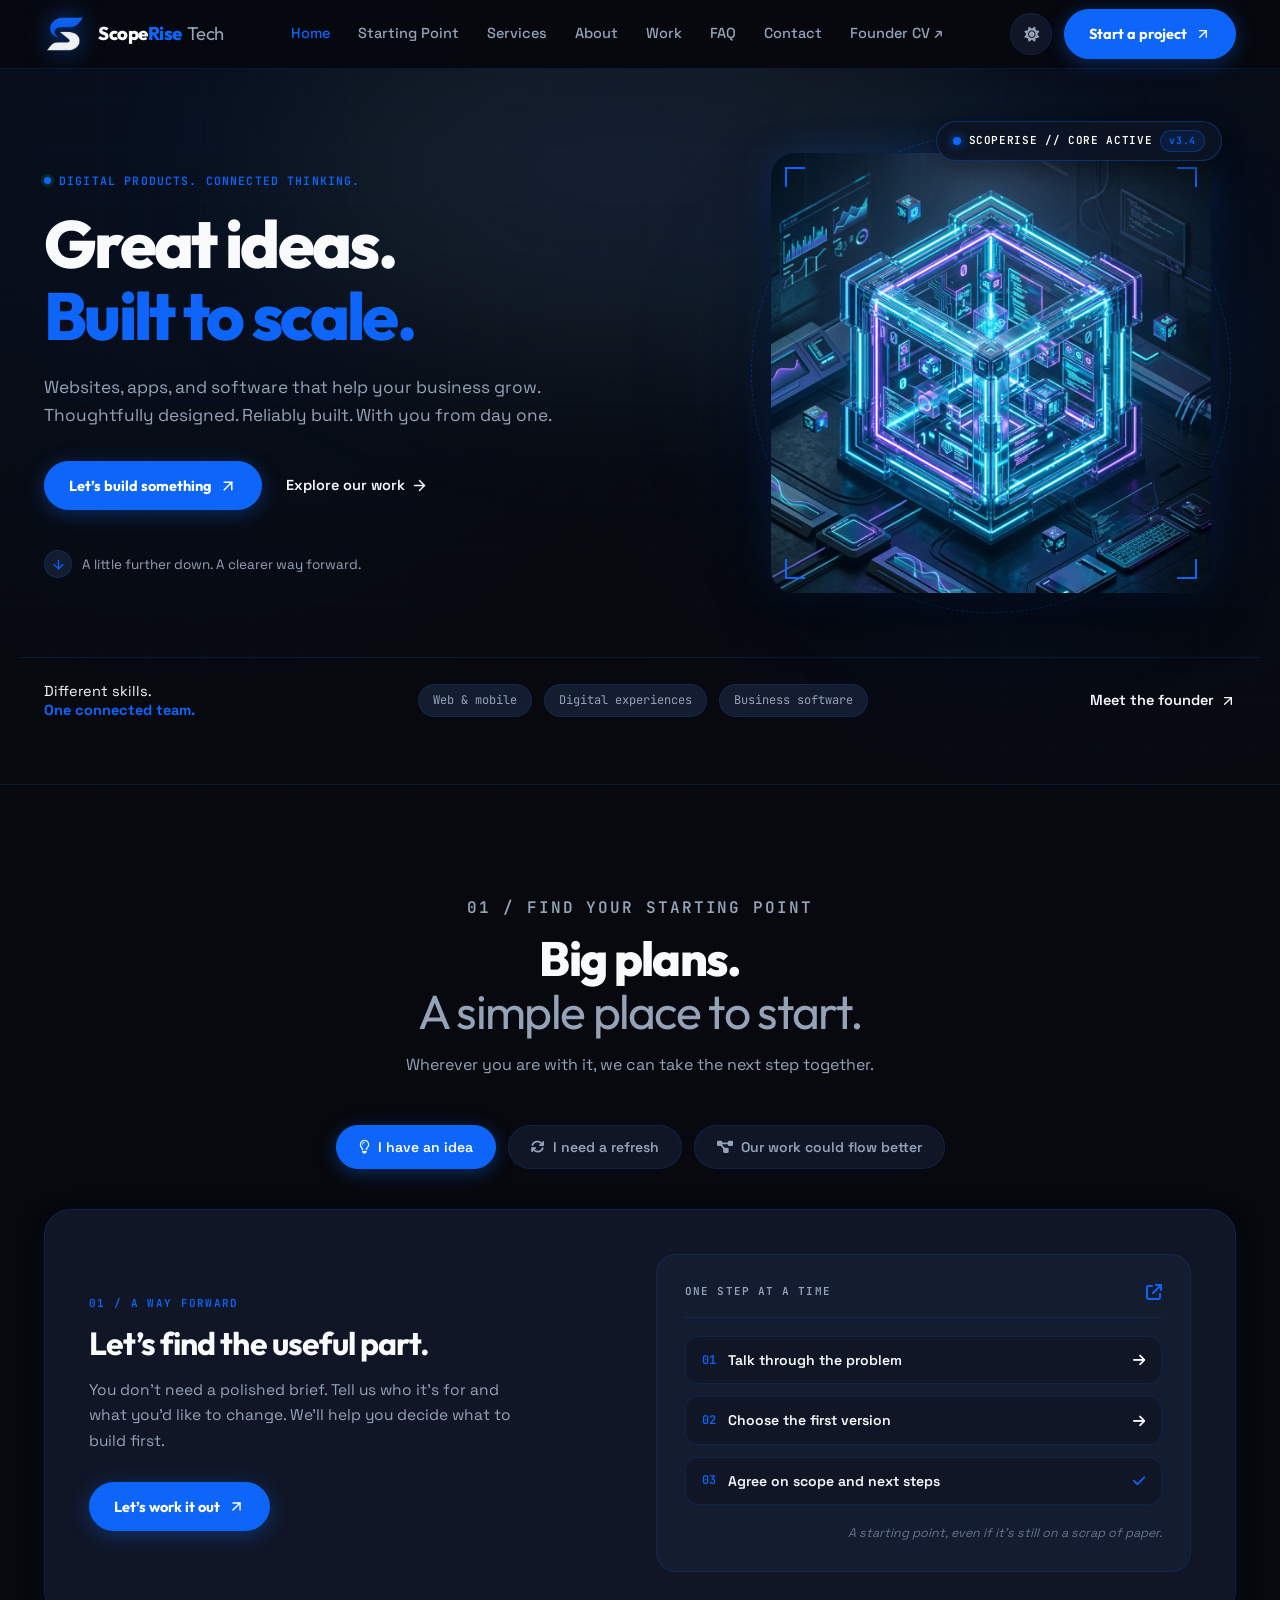
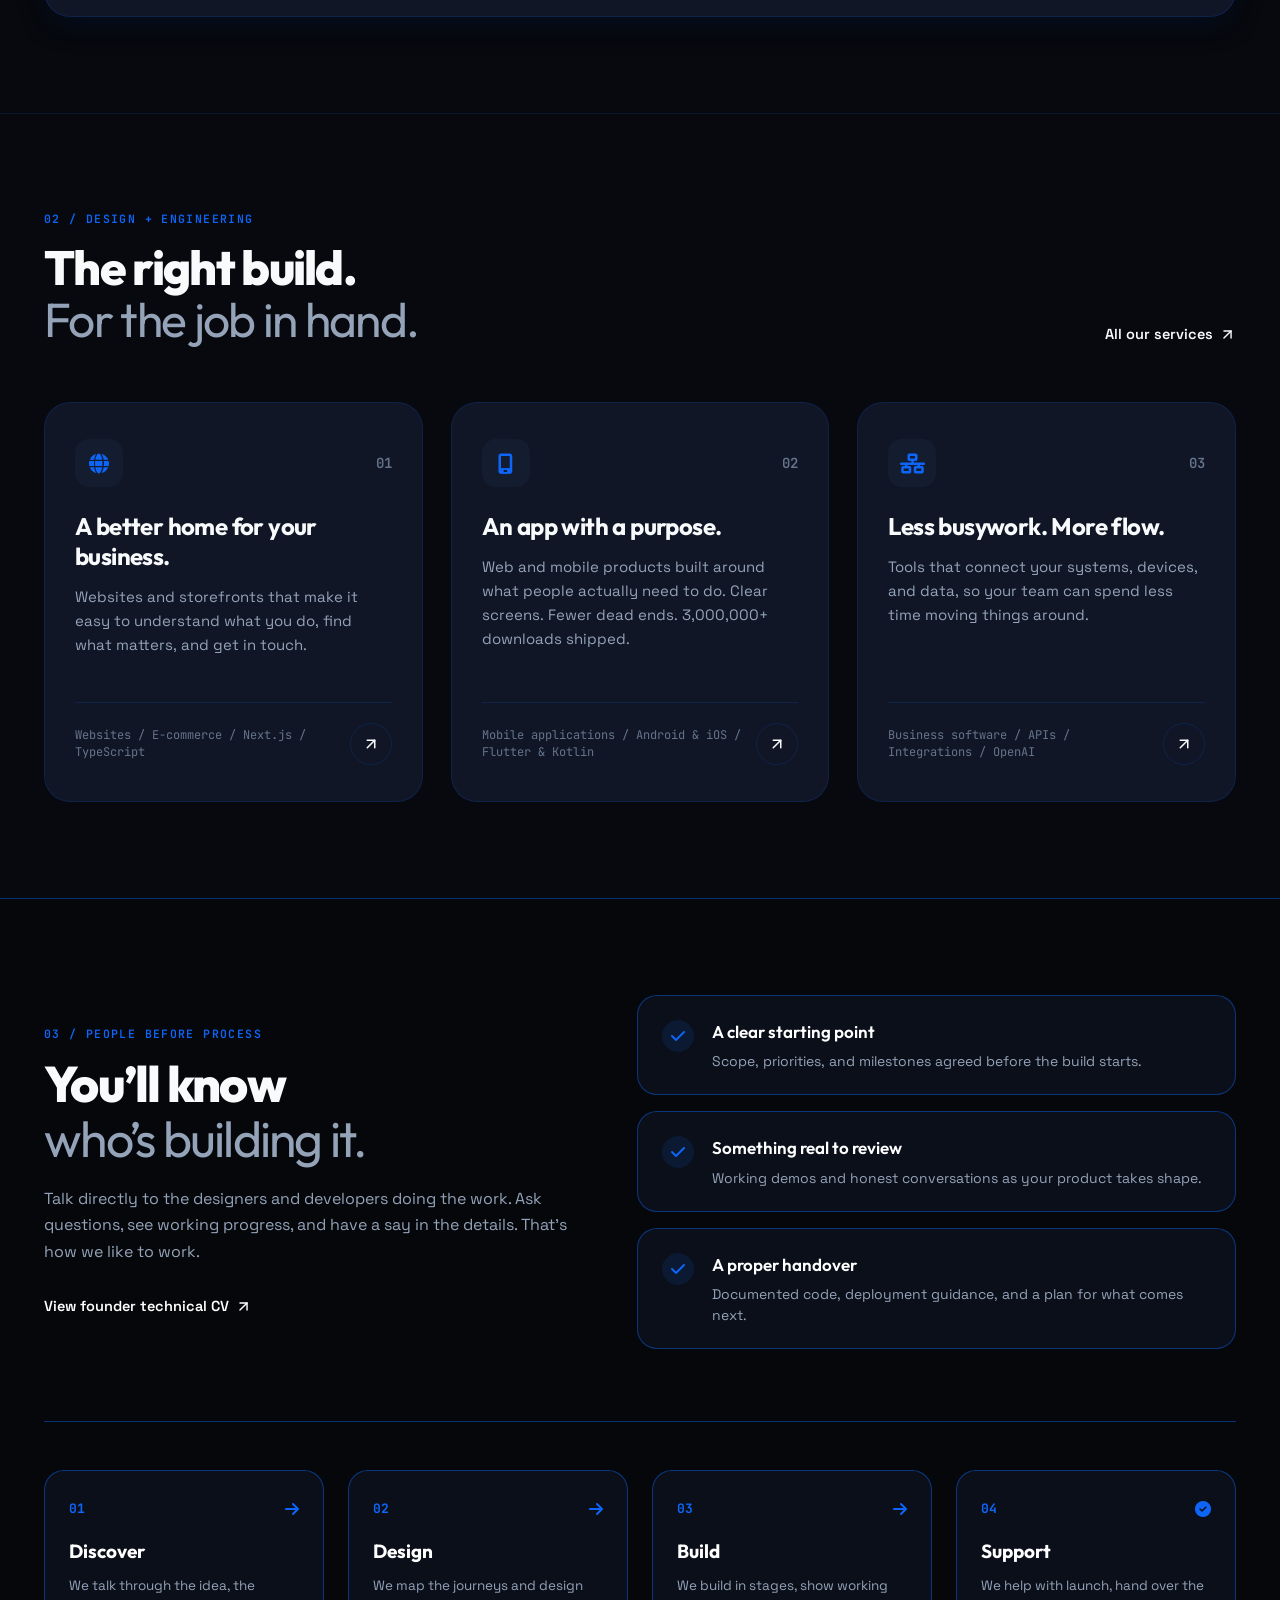
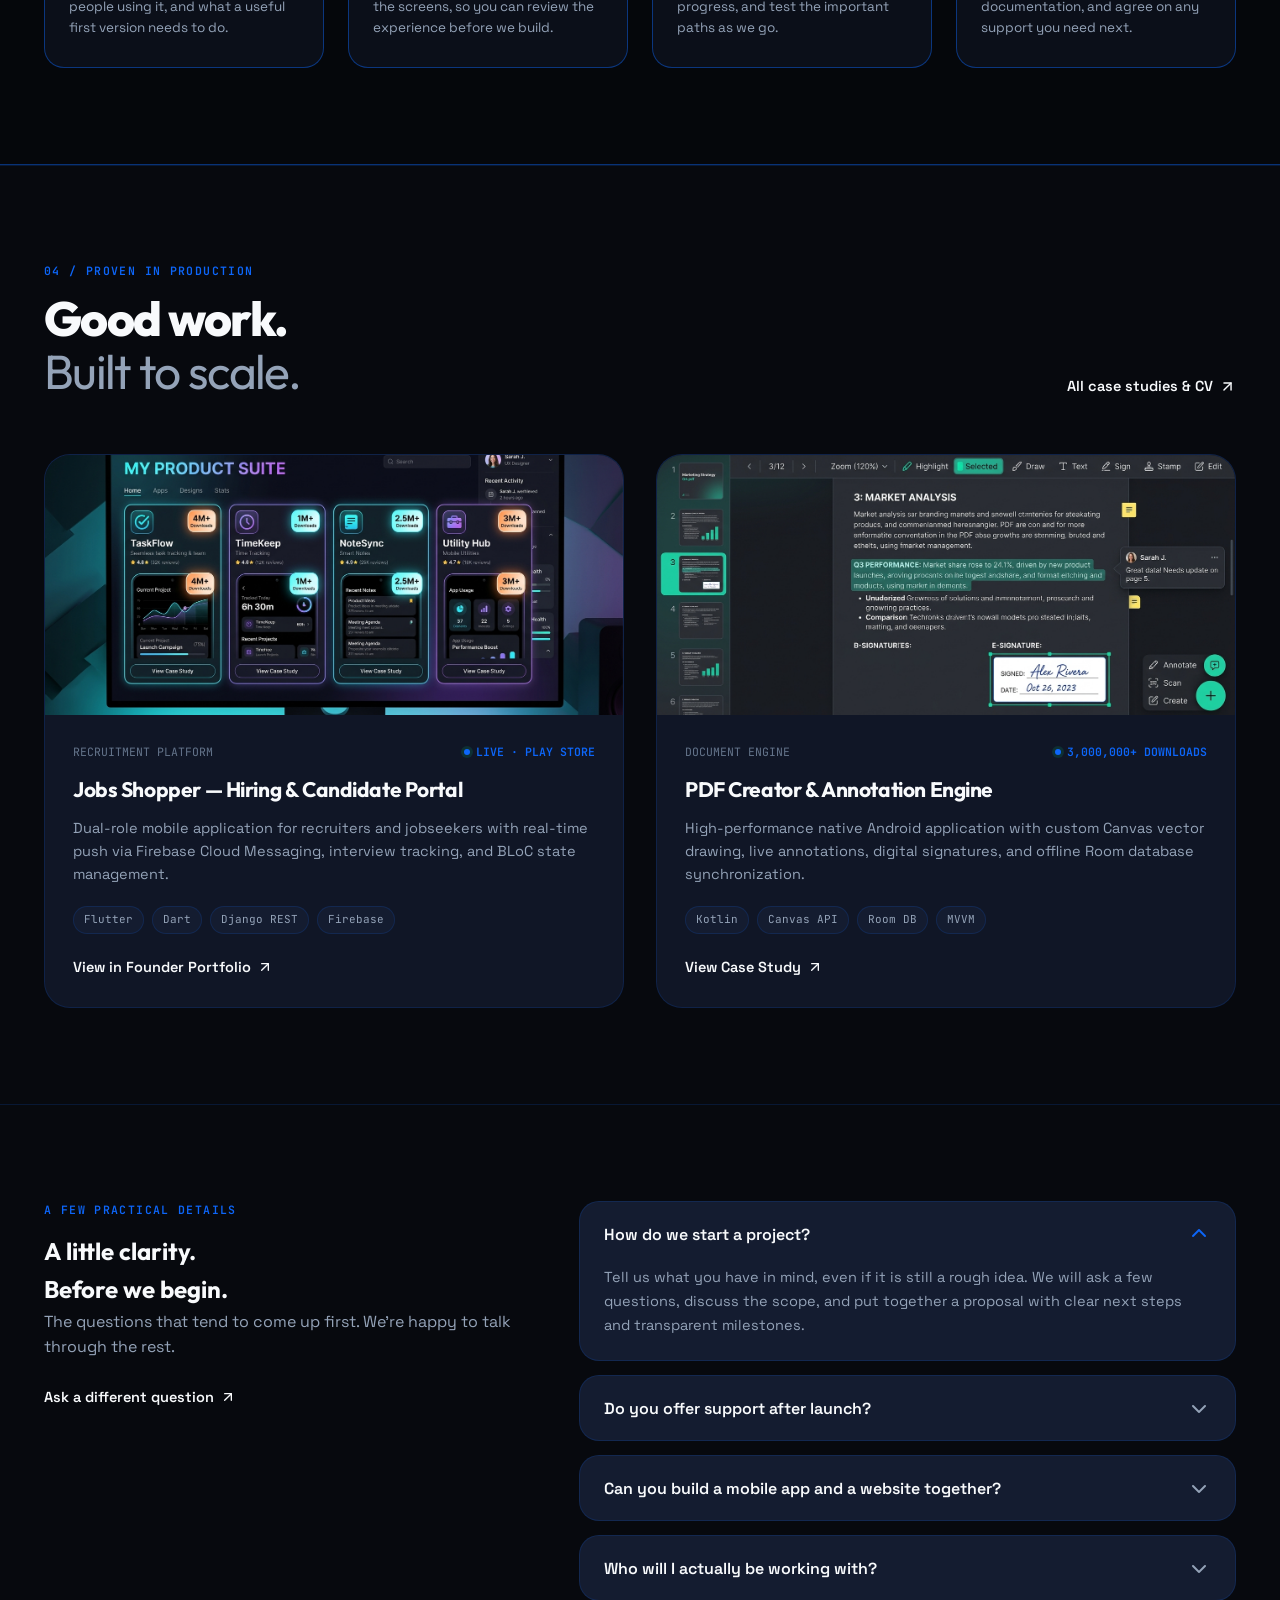
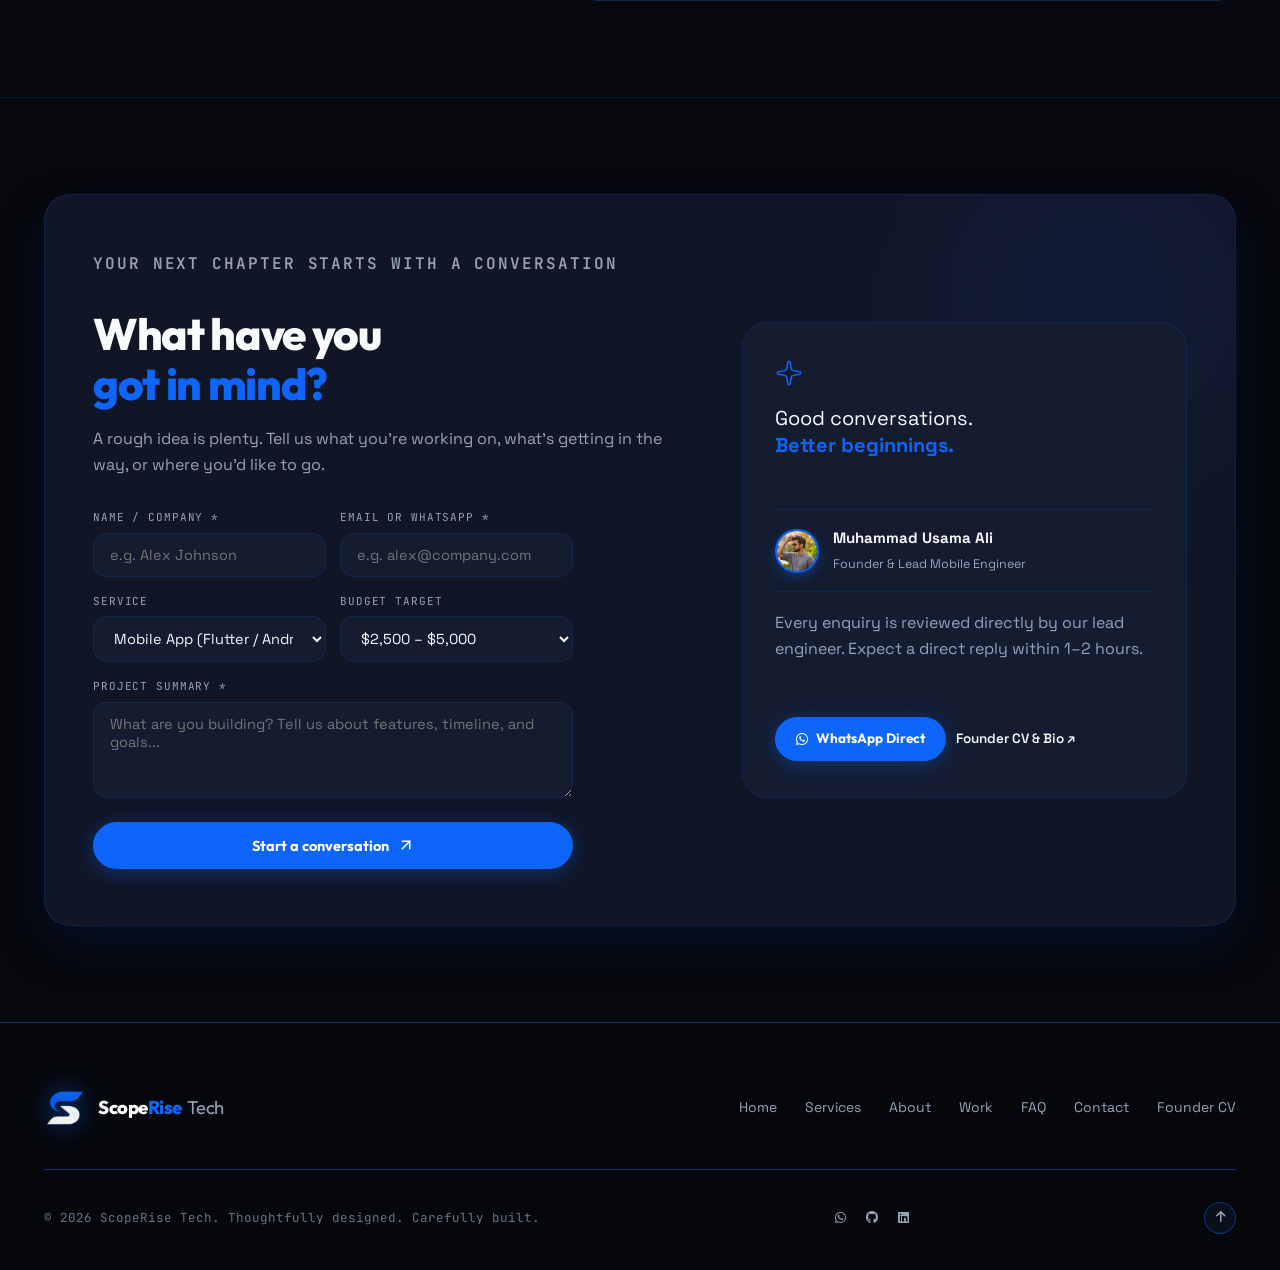
<file: index.html>
<!DOCTYPE html>
<html lang="en" data-theme="dark">
<head>
  <meta charset="utf-8">
  <meta name="viewport" content="width=device-width, initial-scale=1, viewport-fit=cover">
  
  <title>ScopeRise Tech | High-Performance Software &amp; Mobile Ecosystems</title>
  <meta name="description" content="We engineer scalable mobile apps, intelligent web platforms, and mission-critical cloud software systems with military precision. 3M+ downloads shipped.">
  <meta name="author" content="Muhammad Usama Ali — ScopeRise Tech">
  <meta name="theme-color" content="#07090E">
  
  <!-- Open Graph -->
  <meta property="og:title" content="ScopeRise Tech | High-Performance Software &amp; Mobile Ecosystems">
  <meta property="og:description" content="We engineer scalable mobile apps, intelligent web platforms, and mission-critical cloud software systems with military precision.">
  <meta property="og:type" content="website">
  <meta property="og:url" content="https://scoperisetech.com">
  <meta property="og:image" content="assets/images/scoperise-logo.png">

  <!-- Favicon & App Icons -->
  <link rel="icon" type="image/png" sizes="32x32" href="assets/icons/favicon-32x32.png">
  <link rel="icon" type="image/png" sizes="16x16" href="assets/icons/favicon-16x16.png">
  <link rel="apple-touch-icon" sizes="180x180" href="assets/icons/apple-touch-icon.png">
  <link rel="shortcut icon" href="favicon.ico">

  <!-- Icons -->
  <link rel="stylesheet" href="https://cdnjs.cloudflare.com/ajax/libs/font-awesome/6.5.1/css/all.min.css">

  <!-- ScopeRise Tech Cyber-Luxe Theme Stylesheet -->
  <link rel="stylesheet" href="agency.css?v=9">
</head>
<body>

  <!-- Opening Screen Brand Reveal ("When website is open") -->
  <div id="site-preloader" class="site-preloader" aria-hidden="true">
    <div class="preloader-content">
      <div class="preloader-logo-wrap">
        <img src="assets/images/scoperise-icon-dark.png" alt="ScopeRise Tech" class="preloader-logo-img logo-dark-mode" width="76" height="76">
        <img src="assets/images/scoperise-icon-light.png" alt="ScopeRise Tech" class="preloader-logo-img logo-light-mode" width="76" height="76">
        <div class="preloader-glow-ring"></div>
      </div>
      <div class="preloader-brand-title">
        Scope<span class="preloader-accent">Rise</span> <span class="preloader-sub">Tech</span>
      </div>
      <div class="preloader-bar">
        <div class="preloader-bar-fill"></div>
      </div>
      <div class="preloader-tagline">Websites • Apps • Software</div>
    </div>
  </div>

  <!-- Top Scroll Progress Indicator -->
  <div class="studio-scroll-progress" id="scroll-progress" aria-hidden="true"></div>

  <!-- =========================================================================
       HEADER / NAVIGATION ("NORTH NAV")
       ========================================================================= -->
  <div class="north-nav-root">
    <header id="navbar" class="north-nav">
      <div class="north-nav-inner">
        <!-- Brand Link -->
        <a href="#home" class="north-brand" aria-label="ScopeRise Tech Home">
          <div class="brand-icon-mark">
            <img src="assets/images/scoperise-icon-dark.png" alt="ScopeRise Tech Logo" class="brand-logo-img logo-dark-mode" width="42" height="42">
            <img src="assets/images/scoperise-icon-light.png" alt="ScopeRise Tech Logo" class="brand-logo-img logo-light-mode" width="42" height="42">
          </div>
          <span class="brand-title">Scope<span class="brand-accent">Rise</span> <span class="brand-light">Tech</span></span>
        </a>

        <!-- Desktop Navigation Links -->
        <nav class="north-desktop-nav" aria-label="Main Navigation">
          <a href="#home" class="active">Home</a>
          <a href="#starting-point">Starting Point</a>
          <a href="#services">Services</a>
          <a href="#about">About</a>
          <a href="#work">Work</a>
          <a href="#faq">FAQ</a>
          <a href="#contact">Contact</a>
          <a href="portfolio.html">Founder CV ↗</a>
        </nav>

        <!-- Right Actions -->
        <div class="north-nav-actions">
          <button type="button" class="theme-toggle-btn" id="theme-toggle" aria-label="Toggle theme" title="Toggle Light/Dark Theme">
            <i class="fa-solid fa-moon" id="theme-icon"></i>
          </button>

          <a href="#contact" class="north-button north-nav-cta">
            Start a project
            <svg xmlns="http://www.w3.org/2000/svg" width="16" height="16" viewBox="0 0 24 24" fill="none" stroke="currentColor" stroke-width="2" stroke-linecap="round" stroke-linejoin="round">
              <path d="M7 7h10v10"></path>
              <path d="M7 17 17 7"></path>
            </svg>
          </a>

          <button type="button" class="north-menu-toggle" id="menu-toggle" aria-label="Open navigation menu">
            <i class="fa-solid fa-bars"></i>
          </button>
        </div>
      </div>
    </header>

    <!-- Mobile Drawer Menu Modal -->
    <div class="north-mobile-layer" id="mobile-drawer" inert aria-hidden="true">
      <button class="north-mobile-backdrop" id="drawer-backdrop" type="button" aria-label="Dismiss navigation"></button>
      <div id="mobile-navigation" role="dialog" aria-modal="true" aria-label="Site navigation" class="north-mobile-panel">
        <div class="north-mobile-top">
          <div class="mobile-brand-title">
            <img src="assets/images/scoperise-icon-dark.png" alt="ScopeRise Tech Logo" class="mobile-brand-icon logo-dark-mode" width="30" height="30">
            <img src="assets/images/scoperise-icon-light.png" alt="ScopeRise Tech Logo" class="mobile-brand-icon logo-light-mode" width="30" height="30">
            <span>Scope<span class="brand-accent">Rise</span> <span class="brand-light">Tech</span></span>
          </div>
          <button type="button" class="ac-dialog-close" id="drawer-close" aria-label="Close navigation">
            <i class="fa-solid fa-xmark"></i>
          </button>
        </div>

        <nav aria-label="Mobile navigation">
          <a href="#home"><span>01</span> Home <i class="fa-solid fa-arrow-up-right-from-square"></i></a>
          <a href="#starting-point"><span>02</span> Starting Point <i class="fa-solid fa-arrow-up-right-from-square"></i></a>
          <a href="#services"><span>03</span> Services <i class="fa-solid fa-arrow-up-right-from-square"></i></a>
          <a href="#about"><span>04</span> About <i class="fa-solid fa-arrow-up-right-from-square"></i></a>
          <a href="#work"><span>05</span> Work <i class="fa-solid fa-arrow-up-right-from-square"></i></a>
          <a href="#faq"><span>06</span> FAQ <i class="fa-solid fa-arrow-up-right-from-square"></i></a>
          <a href="#contact"><span>07</span> Contact <i class="fa-solid fa-arrow-up-right-from-square"></i></a>
          <a href="portfolio.html" style="color: var(--accent); font-weight: 700;"><span>08</span> Founder CV &amp; Bio <i class="fa-solid fa-arrow-up-right-from-square"></i></a>
        </nav>

        <div class="north-mobile-bottom">
          <a href="#contact" class="north-button" style="width: 100%;">
            Start a project <i class="fa-solid fa-arrow-up-right-from-square"></i>
          </a>
          <a href="mailto:u3345ali@gmail.com" style="font-size: 13.5px; color: var(--text-muted); text-align: center;">
            u3345ali@gmail.com
          </a>
        </div>
      </div>
    </div>
  </div>

  <main id="main-content" tabindex="-1">

    <!-- =========================================================================
         HERO SECTION ("NORTH HERO")
         ========================================================================= -->
    <section id="home" class="north-hero">
      <div class="north-hero-halo" aria-hidden="true"></div>

      <div class="north-hero-inner">
        <!-- Hero Copy -->
        <div class="north-hero-copy">
          <p class="north-eyebrow">
            <span></span> DIGITAL PRODUCTS. CONNECTED THINKING.
          </p>

          <h1>Great ideas.<br/><span>Built to scale.</span></h1>

          <p class="north-hero-description">
            Websites, apps, and software that help your business grow. Thoughtfully designed. Reliably built. With you from day one.
          </p>

          <div class="north-hero-actions">
            <a href="#contact" class="north-button">
              Let’s build something
              <svg xmlns="http://www.w3.org/2000/svg" width="18" height="18" viewBox="0 0 24 24" fill="none" stroke="currentColor" stroke-width="2" stroke-linecap="round" stroke-linejoin="round">
                <path d="M7 7h10v10"></path>
                <path d="M7 17 17 7"></path>
              </svg>
            </a>

            <a href="#work" class="north-link">
              Explore our work
              <svg xmlns="http://www.w3.org/2000/svg" width="17" height="17" viewBox="0 0 24 24" fill="none" stroke="currentColor" stroke-width="2" stroke-linecap="round" stroke-linejoin="round">
                <path d="M5 12h14"></path>
                <path d="m12 5 7 7-7 7"></path>
              </svg>
            </a>
          </div>

          <a href="#starting-point" class="north-explore">
            <span>
              <svg xmlns="http://www.w3.org/2000/svg" width="15" height="15" viewBox="0 0 24 24" fill="none" stroke="currentColor" stroke-width="2" stroke-linecap="round" stroke-linejoin="round">
                <path d="M12 5v14"></path>
                <path d="m19 12-7 7-7-7"></path>
              </svg>
            </span>
            A little further down. A clearer way forward.
          </a>
        </div>

        <!-- ScopeRise 3D Cybernetic Engine Visual (Single Primary Color Theme) -->
        <div class="scoperise-stage" aria-label="ScopeRise 3D Interactive Architecture Engine">
          <!-- Atmospheric Radial Glow -->
          <div class="byte-stage-glow" aria-hidden="true"></div>

          <!-- Rotating Cyber Orbits -->
          <div class="byte-stage-orbit byte-orbit-one" aria-hidden="true"></div>
          <div class="byte-stage-orbit byte-orbit-two" aria-hidden="true"></div>

          <!-- 3D ScopeRise Image Stage -->
          <div class="byte-stage-viewport">
            <!-- Cyber Corner HUD Brackets -->
            <div class="byte-bracket byte-bracket-tl" aria-hidden="true"></div>
            <div class="byte-bracket byte-bracket-tr" aria-hidden="true"></div>
            <div class="byte-bracket byte-bracket-bl" aria-hidden="true"></div>
            <div class="byte-bracket byte-bracket-br" aria-hidden="true"></div>

            <!-- Glowing ScopeRise 3D Asset -->
            <img src="assets/images/scoperise-hero.jpg" alt="ScopeRise Tech 3D Interactive Cybernetic Core" class="byte-hero-img" width="440" height="440">
            <div class="byte-scanline" aria-hidden="true"></div>
          </div>

          <!-- Top Status Chip (Single Primary Color) -->
          <div class="byte-chip-top">
            <span class="byte-status-indicator" aria-hidden="true"></span>
            <span>SCOPERISE // CORE ACTIVE</span>
            <span class="byte-chip-pill">v3.4</span>
          </div>


        </div>
      </div>

      <!-- Hero Foot Bar -->
      <div class="north-hero-foot">
        <p>Different skills.<br/><strong>One connected team.</strong></p>
        <div class="hero-foot-pills">
          <span>Web &amp; mobile</span>
          <span>Digital experiences</span>
          <span>Business software</span>
        </div>
        <a href="#about" class="north-link">
          Meet the founder
          <svg xmlns="http://www.w3.org/2000/svg" width="16" height="16" viewBox="0 0 24 24" fill="none" stroke="currentColor" stroke-width="2" stroke-linecap="round" stroke-linejoin="round">
            <path d="M7 7h10v10"></path>
            <path d="M7 17 17 7"></path>
          </svg>
        </a>
      </div>
    </section>

    <!-- =========================================================================
         01 / STARTING POINT TABS SECTION
         ========================================================================= -->
    <section id="starting-point" class="home-section home-starting-point">
      <div class="home-content">
        <div class="home-section-heading north-centered-heading">
          <p class="home-kicker">01 / FIND YOUR STARTING POINT</p>
          <h2>Big plans.<br/><span>A simple place to start.</span></h2>
          <p>Wherever you are with it, we can take the next step together.</p>
        </div>

        <!-- 3 Interactive Switcher Tabs -->
        <div class="starting-point-tabs" role="group" aria-label="Choose your project starting point">
          <button type="button" class="active" data-tab="idea" id="tab-btn-idea">
            <i class="fa-regular fa-lightbulb"></i> I have an idea
          </button>
          <button type="button" data-tab="refresh" id="tab-btn-refresh">
            <i class="fa-solid fa-arrows-rotate"></i> I need a refresh
          </button>
          <button type="button" data-tab="flow" id="tab-btn-flow">
            <i class="fa-solid fa-diagram-project"></i> Our work could flow better
          </button>
        </div>

        <!-- Dynamic Detail Panel -->
        <div id="starting-point-detail" class="starting-point-detail" aria-live="polite">
          <div class="starting-point-copy" id="tab-copy">
            <span class="north-panel-number">01 / A WAY FORWARD</span>
            <h3 id="tab-heading">Let’s find the useful part.</h3>
            <p id="tab-desc">
              You don’t need a polished brief. Tell us who it’s for and what you’d like to change. We’ll help you decide what to build first.
            </p>
            <a href="#contact" class="north-button">
              Let’s work it out
              <svg xmlns="http://www.w3.org/2000/svg" width="17" height="17" viewBox="0 0 24 24" fill="none" stroke="currentColor" stroke-width="2" stroke-linecap="round" stroke-linejoin="round">
                <path d="M7 7h10v10"></path>
                <path d="M7 17 17 7"></path>
              </svg>
            </a>
          </div>

          <div class="starting-point-map">
            <div class="north-map-heading">
              <span id="tab-badge">ONE STEP AT A TIME</span>
              <i class="fa-solid fa-arrow-up-right-from-square"></i>
            </div>
            <ol id="tab-steps">
              <li>
                <span>01</span>
                <strong>Talk through the problem</strong>
                <i class="fa-solid fa-arrow-right"></i>
              </li>
              <li>
                <span>02</span>
                <strong>Choose the first version</strong>
                <i class="fa-solid fa-arrow-right"></i>
              </li>
              <li>
                <span>03</span>
                <strong>Agree on scope and next steps</strong>
                <i class="fa-solid fa-check" style="color: var(--pos);"></i>
              </li>
            </ol>
            <p id="tab-footnote">A starting point, even if it’s still on a scrap of paper.</p>
          </div>
        </div>
      </div>
    </section>

    <!-- =========================================================================
         02 / DESIGN + ENGINEERING SERVICES ("NORTH OFFER GRID")
         ========================================================================= -->
    <section id="services" class="home-section home-services">
      <div class="home-content">
        <div class="home-section-heading">
          <div>
            <p class="home-kicker">02 / DESIGN + ENGINEERING</p>
            <h2>The right build.<br/><span>For the job in hand.</span></h2>
          </div>
          <a class="north-link" href="#work">
            All our services
            <svg xmlns="http://www.w3.org/2000/svg" width="17" height="17" viewBox="0 0 24 24" fill="none" stroke="currentColor" stroke-width="2" stroke-linecap="round" stroke-linejoin="round">
              <path d="M7 7h10v10"></path>
              <path d="M7 17 17 7"></path>
            </svg>
          </a>
        </div>

        <div class="home-offer-grid">
          <!-- Offer Card 01: Web -->
          <a class="home-offer" href="#contact">
            <div>
              <div class="home-offer-top">
                <span class="north-service-icon">
                  <i class="fa-solid fa-globe fa-lg"></i>
                </span>
                <span>01</span>
              </div>
              <h3>A better home for your business.</h3>
              <p>Websites and storefronts that make it easy to understand what you do, find what matters, and get in touch.</p>
            </div>
            <div class="north-offer-bottom">
              <span class="home-offer-detail">Websites / E-commerce / Next.js / TypeScript</span>
              <span class="north-round-arrow">
                <svg xmlns="http://www.w3.org/2000/svg" width="18" height="18" viewBox="0 0 24 24" fill="none" stroke="currentColor" stroke-width="2" stroke-linecap="round" stroke-linejoin="round">
                  <path d="M7 7h10v10"></path>
                  <path d="M7 17 17 7"></path>
                </svg>
              </span>
            </div>
          </a>

          <!-- Offer Card 02: Mobile Apps -->
          <a class="home-offer" href="#work">
            <div>
              <div class="home-offer-top">
                <span class="north-service-icon">
                  <i class="fa-solid fa-mobile-screen fa-lg"></i>
                </span>
                <span>02</span>
              </div>
              <h3>An app with a purpose.</h3>
              <p>Web and mobile products built around what people actually need to do. Clear screens. Fewer dead ends. 3,000,000+ downloads shipped.</p>
            </div>
            <div class="north-offer-bottom">
              <span class="home-offer-detail">Mobile applications / Android &amp; iOS / Flutter &amp; Kotlin</span>
              <span class="north-round-arrow">
                <svg xmlns="http://www.w3.org/2000/svg" width="18" height="18" viewBox="0 0 24 24" fill="none" stroke="currentColor" stroke-width="2" stroke-linecap="round" stroke-linejoin="round">
                  <path d="M7 7h10v10"></path>
                  <path d="M7 17 17 7"></path>
                </svg>
              </span>
            </div>
          </a>

          <!-- Offer Card 03: Custom Software & AI -->
          <a class="home-offer" href="#contact">
            <div>
              <div class="home-offer-top">
                <span class="north-service-icon">
                  <i class="fa-solid fa-network-wired fa-lg"></i>
                </span>
                <span>03</span>
              </div>
              <h3>Less busywork. More flow.</h3>
              <p>Tools that connect your systems, devices, and data, so your team can spend less time moving things around.</p>
            </div>
            <div class="north-offer-bottom">
              <span class="home-offer-detail">Business software / APIs / Integrations / OpenAI</span>
              <span class="north-round-arrow">
                <svg xmlns="http://www.w3.org/2000/svg" width="18" height="18" viewBox="0 0 24 24" fill="none" stroke="currentColor" stroke-width="2" stroke-linecap="round" stroke-linejoin="round">
                  <path d="M7 7h10v10"></path>
                  <path d="M7 17 17 7"></path>
                </svg>
              </span>
            </div>
          </a>
        </div>
      </div>
    </section>

    <!-- =========================================================================
         03 / PEOPLE BEFORE PROCESS ("DARK CONTRAST SECTION")
         ========================================================================= -->
    <section id="about" data-theme="dark" class="home-section home-approach">
      <div class="home-content">
        <div class="home-approach-grid">
          <div>
            <p class="home-kicker">03 / PEOPLE BEFORE PROCESS</p>
            <h2>You’ll know<br/><span>who’s building it.</span></h2>
            <p class="home-approach-intro">
              Talk directly to the designers and developers doing the work. Ask questions, see working progress, and have a say in the details. That’s how we like to work.
            </p>
            <a class="north-link" href="portfolio.html">
              View founder technical CV
              <svg xmlns="http://www.w3.org/2000/svg" width="17" height="17" viewBox="0 0 24 24" fill="none" stroke="currentColor" stroke-width="2" stroke-linecap="round" stroke-linejoin="round">
                <path d="M7 7h10v10"></path>
                <path d="M7 17 17 7"></path>
              </svg>
            </a>
          </div>

          <div class="home-expectations">
            <div class="home-expectation">
              <span><i class="fa-solid fa-check"></i></span>
              <div>
                <h3>A clear starting point</h3>
                <p>Scope, priorities, and milestones agreed before the build starts.</p>
              </div>
            </div>

            <div class="home-expectation">
              <span><i class="fa-solid fa-check"></i></span>
              <div>
                <h3>Something real to review</h3>
                <p>Working demos and honest conversations as your product takes shape.</p>
              </div>
            </div>

            <div class="home-expectation">
              <span><i class="fa-solid fa-check"></i></span>
              <div>
                <h3>A proper handover</h3>
                <p>Documented code, deployment guidance, and a plan for what comes next.</p>
              </div>
            </div>
          </div>
        </div>

        <!-- 4-Step Process Bar -->
        <ol id="process" class="home-process" aria-label="Our development process">
          <li>
            <div>
              <span class="home-process-number">01</span>
              <i class="fa-solid fa-arrow-right"></i>
            </div>
            <h3>Discover</h3>
            <p>We talk through the idea, the people using it, and what a useful first version needs to do.</p>
          </li>
          <li>
            <div>
              <span class="home-process-number">02</span>
              <i class="fa-solid fa-arrow-right"></i>
            </div>
            <h3>Design</h3>
            <p>We map the journeys and design the screens, so you can review the experience before we build.</p>
          </li>
          <li>
            <div>
              <span class="home-process-number">03</span>
              <i class="fa-solid fa-arrow-right"></i>
            </div>
            <h3>Build</h3>
            <p>We build in stages, show working progress, and test the important paths as we go.</p>
          </li>
          <li>
            <div>
              <span class="home-process-number">04</span>
              <i class="fa-solid fa-circle-check" style="color: var(--pos);"></i>
            </div>
            <h3>Support</h3>
            <p>We help with launch, hand over the documentation, and agree on any support you need next.</p>
          </li>
        </ol>
      </div>
    </section>

    <!-- =========================================================================
         04 / SELECTED WORK SECTION
         ========================================================================= -->
    <section id="work" class="home-section">
      <div class="home-content">
        <div class="home-section-heading">
          <div>
            <p class="home-kicker">04 / PROVEN IN PRODUCTION</p>
            <h2>Good work.<br/><span>Built to scale.</span></h2>
          </div>
          <a class="north-link" href="portfolio.html#projects">
            All case studies &amp; CV
            <svg xmlns="http://www.w3.org/2000/svg" width="17" height="17" viewBox="0 0 24 24" fill="none" stroke="currentColor" stroke-width="2" stroke-linecap="round" stroke-linejoin="round">
              <path d="M7 7h10v10"></path>
              <path d="M7 17 17 7"></path>
            </svg>
          </a>
        </div>

        <div class="home-work-grid">
          <!-- Project 1: Jobs Shopper -->
          <article class="work-card">
            <div class="work-card-media">
              <img src="assets/images/project-buksh-apps.jpg" alt="Jobs Shopper Recruitment Platform" loading="lazy">
            </div>
            <div class="work-card-body">
              <div>
                <div class="work-card-badge-line">
                  <span>RECRUITMENT PLATFORM</span>
                  <span class="badge-live-pulse">LIVE · PLAY STORE</span>
                </div>
                <h3>Jobs Shopper — Hiring &amp; Candidate Portal</h3>
                <p>Dual-role mobile application for recruiters and jobseekers with real-time push via Firebase Cloud Messaging, interview tracking, and BLoC state management.</p>
              </div>
              <div>
                <div class="work-tags">
                  <span>Flutter</span>
                  <span>Dart</span>
                  <span>Django REST</span>
                  <span>Firebase</span>
                </div>
                <a href="portfolio.html#projects" class="north-link">
                  View in Founder Portfolio
                  <svg xmlns="http://www.w3.org/2000/svg" width="16" height="16" viewBox="0 0 24 24" fill="none" stroke="currentColor" stroke-width="2" stroke-linecap="round" stroke-linejoin="round">
                    <path d="M7 7h10v10"></path>
                    <path d="M7 17 17 7"></path>
                  </svg>
                </a>
              </div>
            </div>
          </article>

          <!-- Project 2: PDF Creator -->
          <article class="work-card">
            <div class="work-card-media">
              <img src="assets/images/project-pdf-editor.jpg" alt="PDF Creator & Annotation Engine" loading="lazy">
            </div>
            <div class="work-card-body">
              <div>
                <div class="work-card-badge-line">
                  <span>DOCUMENT ENGINE</span>
                  <span class="badge-live-pulse">3,000,000+ DOWNLOADS</span>
                </div>
                <h3>PDF Creator &amp; Annotation Engine</h3>
                <p>High-performance native Android application with custom Canvas vector drawing, live annotations, digital signatures, and offline Room database synchronization.</p>
              </div>
              <div>
                <div class="work-tags">
                  <span>Kotlin</span>
                  <span>Canvas API</span>
                  <span>Room DB</span>
                  <span>MVVM</span>
                </div>
                <a href="portfolio.html#projects" class="north-link">
                  View Case Study
                  <svg xmlns="http://www.w3.org/2000/svg" width="16" height="16" viewBox="0 0 24 24" fill="none" stroke="currentColor" stroke-width="2" stroke-linecap="round" stroke-linejoin="round">
                    <path d="M7 7h10v10"></path>
                    <path d="M7 17 17 7"></path>
                  </svg>
                </a>
              </div>
            </div>
          </article>
        </div>
      </div>
    </section>

    <!-- =========================================================================
         05 / PRACTICAL DETAILS FAQ ACCORDION ("NORTH FAQ")
         ========================================================================= -->
    <section id="faq" class="home-section home-faq">
      <div class="home-content home-faq-grid">
        <div>
          <p class="home-kicker">A FEW PRACTICAL DETAILS</p>
          <h2>A little clarity.<br/><span>Before we begin.</span></h2>
          <p class="home-faq-intro">The questions that tend to come up first. We’re happy to talk through the rest.</p>
          <a class="north-link" href="#contact">
            Ask a different question
            <svg xmlns="http://www.w3.org/2000/svg" width="16" height="16" viewBox="0 0 24 24" fill="none" stroke="currentColor" stroke-width="2" stroke-linecap="round" stroke-linejoin="round">
              <path d="M7 7h10v10"></path>
              <path d="M7 17 17 7"></path>
            </svg>
          </a>
        </div>

        <div class="home-faq-list">
          <!-- FAQ 1 -->
          <div class="faq-item open">
            <button type="button" class="faq-question-btn" aria-expanded="true">
              <span>How do we start a project?</span>
              <span class="faq-chevron"><i class="fa-solid fa-chevron-down"></i></span>
            </button>
            <div class="faq-answer-pane">
              <p>Tell us what you have in mind, even if it is still a rough idea. We will ask a few questions, discuss the scope, and put together a proposal with clear next steps and transparent milestones.</p>
            </div>
          </div>

          <!-- FAQ 2 -->
          <div class="faq-item">
            <button type="button" class="faq-question-btn" aria-expanded="false">
              <span>Do you offer support after launch?</span>
              <span class="faq-chevron"><i class="fa-solid fa-chevron-down"></i></span>
            </button>
            <div class="faq-answer-pane">
              <p>Yes. Warranty coverage is included in your project agreement. We also arrange ongoing retainers for updates, performance optimization, and new features as your product scales.</p>
            </div>
          </div>

          <!-- FAQ 3 -->
          <div class="faq-item">
            <button type="button" class="faq-question-btn" aria-expanded="false">
              <span>Can you build a mobile app and a website together?</span>
              <span class="faq-chevron"><i class="fa-solid fa-chevron-down"></i></span>
            </button>
            <div class="faq-answer-pane">
              <p>Yes. We build the website, the mobile app, and a unified backend API together. That keeps user accounts, authentication, and database state connected seamlessly while each screen is tailored to its device.</p>
            </div>
          </div>

          <!-- FAQ 4 -->
          <div class="faq-item">
            <button type="button" class="faq-question-btn" aria-expanded="false">
              <span>Who will I actually be working with?</span>
              <span class="faq-chevron"><i class="fa-solid fa-chevron-down"></i></span>
            </button>
            <div class="faq-answer-pane">
              <p>You work directly with Muhammad Usama Ali and senior engineers. No account managers, no junior handoffs, and no agency bloat. You get direct access to the people writing your code.</p>
            </div>
          </div>
        </div>
      </div>
    </section>

    <!-- =========================================================================
         06 / CONTACT SECTION & FOUNDER NOTE ("NORTH CONTACT")
         ========================================================================= -->
    <section id="contact" class="home-section home-contact">
      <div class="home-content">
        <div class="north-contact-panel">
          <div class="north-contact-orb" aria-hidden="true"></div>

          <div class="home-contact-grid">
            <!-- Left: Form -->
            <div>
              <p class="home-kicker">YOUR NEXT CHAPTER STARTS WITH A CONVERSATION</p>
              <h2>What have you<br/><span>got in mind?</span></h2>
              <p>A rough idea is plenty. Tell us what you’re working on, what’s getting in the way, or where you’d like to go.</p>

              <form id="contact-form" class="contact-form">
                <div class="contact-field-group">
                  <div class="field">
                    <label for="contact-name">Name / Company *</label>
                    <input type="text" id="contact-name" class="input" placeholder="e.g. Alex Johnson" required>
                  </div>
                  <div class="field">
                    <label for="contact-email">Email or WhatsApp *</label>
                    <input type="text" id="contact-email" class="input" placeholder="e.g. alex@company.com" required>
                  </div>
                </div>

                <div class="contact-field-group">
                  <div class="field">
                    <label for="contact-service">Service</label>
                    <select id="contact-service" class="input">
                      <option value="Mobile App (Flutter / Android)">Mobile App (Flutter / Android)</option>
                      <option value="Modern Web Platform (Next.js)">Modern Web Platform</option>
                      <option value="Custom Business Software & APIs">Custom Software &amp; APIs</option>
                      <option value="AI Integration & Automation">AI Integration &amp; Automation</option>
                    </select>
                  </div>
                  <div class="field">
                    <label for="contact-budget">Budget Target</label>
                    <select id="contact-budget" class="input">
                      <option value="$1,000 - $2,500">$1,000 – $2,500</option>
                      <option value="$2,500 - $5,000" selected>$2,500 – $5,000</option>
                      <option value="$5,000 - $10,000">$5,000 – $10,000</option>
                      <option value="$10,000+">$10,000+</option>
                    </select>
                  </div>
                </div>

                <div class="field">
                  <label for="contact-msg">Project Summary *</label>
                  <textarea id="contact-msg" class="input" placeholder="What are you building? Tell us about features, timeline, and goals..." required></textarea>
                </div>

                <button type="submit" class="north-button" style="width: 100%; justify-content: center; padding: 13px;">
                  Start a conversation
                  <svg xmlns="http://www.w3.org/2000/svg" width="18" height="18" viewBox="0 0 24 24" fill="none" stroke="currentColor" stroke-width="2" stroke-linecap="round" stroke-linejoin="round">
                    <path d="M7 7h10v10"></path>
                    <path d="M7 17 17 7"></path>
                  </svg>
                </button>

                <div id="form-feedback" class="feedback-alert" role="alert"></div>
              </form>
            </div>

            <!-- Right: Signature Founder Note Card -->
            <div class="home-founder-note">
              <svg xmlns="http://www.w3.org/2000/svg" width="28" height="28" viewBox="0 0 24 24" fill="none" stroke="currentColor" stroke-width="1.3" stroke-linecap="round" stroke-linejoin="round">
                <path d="M11.017 2.814a1 1 0 0 1 1.966 0l1.051 5.558a2 2 0 0 0 1.594 1.594l5.558 1.051a1 1 0 0 1 0 1.966l-5.558 1.051a2 2 0 0 0-1.594 1.594l-1.051 5.558a1 1 0 0 1-1.966 0l-1.051-5.558a2 2 0 0 0-1.594-1.594l-5.558-1.051a1 1 0 0 1 0-1.966l5.558-1.051a2 2 0 0 0 1.594-1.594z"></path>
              </svg>

              <p>Good conversations.<br/><strong>Better beginnings.</strong></p>

              <div class="north-founder-line">
                <img src="assets/images/usama-profile.jpg?v=2" alt="Muhammad Usama Ali" class="home-founder-avatar-img">
                <div>
                  <strong>Muhammad Usama Ali</strong>
                  <span>Founder &amp; Lead Mobile Engineer</span>
                </div>
              </div>

              <p class="home-response-note">
                Every enquiry is reviewed directly by our lead engineer. Expect a direct reply within 1–2 hours.
              </p>

              <div class="founder-quick-actions">
                <a href="https://wa.me/923404779596" target="_blank" rel="noopener noreferrer" class="north-button" style="padding: 10px 20px; font-size: 13.5px;">
                  <i class="fa-brands fa-whatsapp"></i> WhatsApp Direct
                </a>
                <a href="portfolio.html" class="north-link" style="font-size: 13.5px;">
                  Founder CV &amp; Bio ↗
                </a>
              </div>
            </div>
          </div>
        </div>
      </div>
    </section>

  </main>

  <!-- =========================================================================
       07 / FOOTER ("NORTH FOOTER")
       ========================================================================= -->
  <footer id="footer" class="home-footer">
    <div class="home-content">
      <div class="home-footer-top">
        <a class="north-brand" href="#home" aria-label="ScopeRise Tech Home">
          <div class="brand-icon-mark">
            <img src="assets/images/scoperise-icon-dark.png" alt="ScopeRise Tech Logo" class="brand-logo-img logo-dark-mode" width="42" height="42">
            <img src="assets/images/scoperise-icon-light.png" alt="ScopeRise Tech Logo" class="brand-logo-img logo-light-mode" width="42" height="42">
          </div>
          <span class="brand-title">Scope<span class="brand-accent">Rise</span> <span class="brand-light">Tech</span></span>
        </a>

        <nav aria-label="Footer navigation">
          <a href="#home">Home</a>
          <a href="#services">Services</a>
          <a href="#about">About</a>
          <a href="#work">Work</a>
          <a href="#faq">FAQ</a>
          <a href="#contact">Contact</a>
          <a href="portfolio.html">Founder CV</a>
        </nav>
      </div>

      <div class="home-footer-bottom">
        <p>&copy; 2026 ScopeRise Tech. Thoughtfully designed. Carefully built.</p>

        <div class="home-footer-socials">
          <a href="https://wa.me/923404779596" target="_blank" rel="noopener noreferrer" aria-label="WhatsApp"><i class="fa-brands fa-whatsapp"></i></a>
          <a href="https://github.com/MuhammadUsamaAli" target="_blank" rel="noopener noreferrer" aria-label="GitHub"><i class="fa-brands fa-github"></i></a>
          <a href="https://linkedin.com" target="_blank" rel="noopener noreferrer" aria-label="LinkedIn"><i class="fa-brands fa-linkedin"></i></a>
        </div>

        <div class="home-footer-legal">
          <a href="#home" class="back-to-top-btn" id="back-to-top" aria-label="Back to top">
            <i class="fa-solid fa-arrow-up"></i>
          </a>
        </div>
      </div>
    </div>
  </footer>

  <!-- =========================================================================
       ANIMATED CODERS INTERACTIVE ENGINE
       ========================================================================= -->
  <script>
    // 0. Website Opening Screen / Preloader Reveal Dismiss
    function hidePreloader() {
      const preloader = document.getElementById('site-preloader');
      if (preloader && !preloader.classList.contains('loaded')) {
        preloader.classList.add('loaded');
      }
    }
    window.addEventListener('load', () => {
      setTimeout(hidePreloader, 450);
    });
    setTimeout(hidePreloader, 1000);

    // Dynamic Tab Title
    const originalDocTitle = document.title;
    window.addEventListener('blur', () => {
      document.title = '⚡ ScopeRise Tech | Great ideas. Built to scale.';
    });
    window.addEventListener('focus', () => {
      document.title = originalDocTitle;
    });

    // 1. Scroll Progress Bar & Dynamic Nav Scroll Spy
    const scrollProgress = document.getElementById('scroll-progress');
    const desktopNavLinks = document.querySelectorAll('.north-desktop-nav a');
    const pageSections = document.querySelectorAll('section[id]');

    function updateNavScroll() {
      const scrollY = window.pageYOffset;
      const totalScroll = document.documentElement.scrollHeight - window.innerHeight;
      const progress = totalScroll > 0 ? (scrollY / totalScroll) * 100 : 0;
      if (scrollProgress) scrollProgress.style.width = `${progress}%`;

      // Update active nav link
      const checkPoint = scrollY + 120;
      let currentSectionId = '';
      pageSections.forEach(sec => {
        if (checkPoint >= sec.offsetTop) {
          currentSectionId = sec.getAttribute('id');
        }
      });
      if (currentSectionId) {
        desktopNavLinks.forEach(link => {
          link.classList.remove('active');
          if (link.getAttribute('href') === `#${currentSectionId}`) {
            link.classList.add('active');
          }
        });
      }
    }

    window.addEventListener('scroll', updateNavScroll, { passive: true });
    updateNavScroll();

    desktopNavLinks.forEach(link => {
      link.addEventListener('click', () => {
        desktopNavLinks.forEach(l => l.classList.remove('active'));
        link.classList.add('active');
      });
    });

    // 2. Starting Point Tab Switcher Data & Logic
    const tabData = {
      idea: {
        badge: "ONE STEP AT A TIME",
        heading: "Let’s find the useful part.",
        desc: "You don’t need a polished brief. Tell us who it’s for and what you’d like to change. We’ll help you decide what to build first.",
        footnote: "A starting point, even if it’s still on a scrap of paper.",
        steps: [
          { num: "01", text: "Talk through the problem", icon: "fa-solid fa-arrow-right" },
          { num: "02", text: "Choose the first version", icon: "fa-solid fa-arrow-right" },
          { num: "03", text: "Agree on scope and next steps", icon: "fa-solid fa-check", green: true }
        ]
      },
      refresh: {
        badge: "RENEW WHAT WORKS",
        heading: "Modernize without starting from scratch.",
        desc: "Keep your proven business logic and existing users, but overhaul the speed, UX, and outdated frameworks holding your product back.",
        footnote: "Audit first. Upgrade safely with zero customer downtime.",
        steps: [
          { num: "01", text: "Technical heap & code audit", icon: "fa-solid fa-arrow-right" },
          { num: "02", text: "Modernize UI & design system", icon: "fa-solid fa-arrow-right" },
          { num: "03", text: "Ship incremental updates", icon: "fa-solid fa-check", green: true }
        ]
      },
      flow: {
        badge: "WORKFLOW AUTOMATION",
        heading: "Less busywork. More actual work.",
        desc: "Eliminate spreadsheet chaos and repetitive tasks. Connect your mobile apps, internal dashboards, and external APIs with clean automated pipelines.",
        footnote: "Built around how your team naturally operates.",
        steps: [
          { num: "01", text: "Map bottlenecks & manual friction", icon: "fa-solid fa-arrow-right" },
          { num: "02", text: "Engineer custom sync APIs & AI", icon: "fa-solid fa-arrow-right" },
          { num: "03", text: "Deploy connected business system", icon: "fa-solid fa-check", green: true }
        ]
      }
    };

    const tabButtons = document.querySelectorAll('.starting-point-tabs button');
    const tabHeading = document.getElementById('tab-heading');
    const tabDesc = document.getElementById('tab-desc');
    const tabBadge = document.getElementById('tab-badge');
    const tabFootnote = document.getElementById('tab-footnote');
    const tabSteps = document.getElementById('tab-steps');

    tabButtons.forEach(btn => {
      btn.addEventListener('click', () => {
        tabButtons.forEach(b => b.classList.remove('active'));
        btn.classList.add('active');

        const key = btn.getAttribute('data-tab');
        const data = tabData[key];
        if (!data) return;

        tabHeading.textContent = data.heading;
        tabDesc.textContent = data.desc;
        tabBadge.textContent = data.badge;
        tabFootnote.textContent = data.footnote;

        tabSteps.innerHTML = data.steps.map(s => `
          <li>
            <span>${s.num}</span>
            <strong>${s.text}</strong>
            <i class="${s.icon}" ${s.green ? 'style="color: var(--pos);"' : ''}></i>
          </li>
        `).join('');
      });
    });

    // 3. FAQ Accordion Toggle
    const faqItems = document.querySelectorAll('.faq-item');
    faqItems.forEach(item => {
      const btn = item.querySelector('.faq-question-btn');
      btn.addEventListener('click', () => {
        const isOpen = item.classList.contains('open');
        faqItems.forEach(i => {
          i.classList.remove('open');
          i.querySelector('.faq-question-btn').setAttribute('aria-expanded', 'false');
        });
        if (!isOpen) {
          item.classList.add('open');
          btn.setAttribute('aria-expanded', 'true');
        }
      });
    });

    // 4. Dark / Light Theme Toggle with LocalStorage (Defaults to Dark Cyber-Luxe)
    const themeToggle = document.getElementById('theme-toggle');
    const themeIcon = document.getElementById('theme-icon');

    function applyTheme(theme) {
      document.documentElement.setAttribute('data-theme', theme);
      localStorage.setItem('scoperise_theme_cyber', theme);
      if (themeIcon) {
        themeIcon.className = theme === 'dark' ? 'fa-solid fa-sun' : 'fa-solid fa-moon';
      }
    }

    if (themeToggle) {
      themeToggle.addEventListener('click', () => {
        const current = document.documentElement.getAttribute('data-theme') || 'dark';
        const next = current === 'dark' ? 'light' : 'dark';
        applyTheme(next);
      });
    }

    const savedTheme = localStorage.getItem('scoperise_theme_cyber') || localStorage.getItem('byteframe_theme_cyber') || 'dark';
    applyTheme(savedTheme);

    // 5. Mobile Navigation Drawer
    const menuToggle = document.getElementById('menu-toggle');
    const mobileDrawer = document.getElementById('mobile-drawer');
    const drawerBackdrop = document.getElementById('drawer-backdrop');
    const drawerClose = document.getElementById('drawer-close');

    function toggleDrawer(open) {
      if (!mobileDrawer) return;
      if (open) {
        mobileDrawer.classList.add('open');
        mobileDrawer.removeAttribute('inert');
        mobileDrawer.setAttribute('aria-hidden', 'false');
      } else {
        mobileDrawer.classList.remove('open');
        mobileDrawer.setAttribute('inert', '');
        mobileDrawer.setAttribute('aria-hidden', 'true');
      }
    }

    if (menuToggle) menuToggle.addEventListener('click', () => toggleDrawer(true));
    if (drawerClose) drawerClose.addEventListener('click', () => toggleDrawer(false));
    if (drawerBackdrop) drawerBackdrop.addEventListener('click', () => toggleDrawer(false));

    mobileDrawer?.querySelectorAll('nav a').forEach(a => {
      a.addEventListener('click', () => toggleDrawer(false));
    });

    // 6. Direct WhatsApp / Email Action on Form Submit
    const contactForm = document.getElementById('contact-form');
    const feedback = document.getElementById('form-feedback');

    if (contactForm && feedback) {
      contactForm.addEventListener('submit', (e) => {
        e.preventDefault();
        const name = document.getElementById('contact-name').value.trim();
        const contact = document.getElementById('contact-email').value.trim();
        const service = document.getElementById('contact-service').value;
        const budget = document.getElementById('contact-budget').value;
        const msg = document.getElementById('contact-msg').value.trim();

        const text = encodeURIComponent(
          `Hello ScopeRise Tech!\n\n` +
          `Project Brief from scoperisetech.com:\n` +
          `• Name: ${name}\n` +
          `• Contact: ${contact}\n` +
          `• Service: ${service}\n` +
          `• Budget: ${budget}\n\n` +
          `Message:\n"${msg}"`
        );

        const waUrl = `https://wa.me/923404779596?text=${text}`;
        const mailUrl = `mailto:u3345ali@gmail.com?subject=${encodeURIComponent("Project Inquiry: " + service)}&body=${text}`;

        feedback.className = "feedback-alert show";
        feedback.innerHTML = `
          <div style="font-weight: 700; margin-bottom: 6px;">
            <i class="fa-solid fa-circle-check"></i> Project brief prepared!
          </div>
          <p style="font-size: 13.5px; margin-bottom: 12px; color: var(--text);">Send directly to Usama via your preferred channel:</p>
          <div style="display: flex; gap: 10px; flex-wrap: wrap;">
            <a href="${waUrl}" target="_blank" rel="noopener noreferrer" class="north-button" style="padding: 8px 18px; font-size: 13.5px;">
              <i class="fa-brands fa-whatsapp"></i> Send via WhatsApp
            </a>
            <a href="${mailUrl}" class="north-button-secondary" style="padding: 8px 18px; font-size: 13.5px;">
              <i class="fa-regular fa-envelope"></i> Send via Email
            </a>
          </div>
        `;
      });
    }

    // 7. Back To Top Button
    const backToTop = document.getElementById('back-to-top');
    if (backToTop) {
      backToTop.addEventListener('click', (e) => {
        e.preventDefault();
        window.scrollTo({ top: 0, behavior: 'smooth' });
      });
    }
  </script>
</body>
</html>
</file>
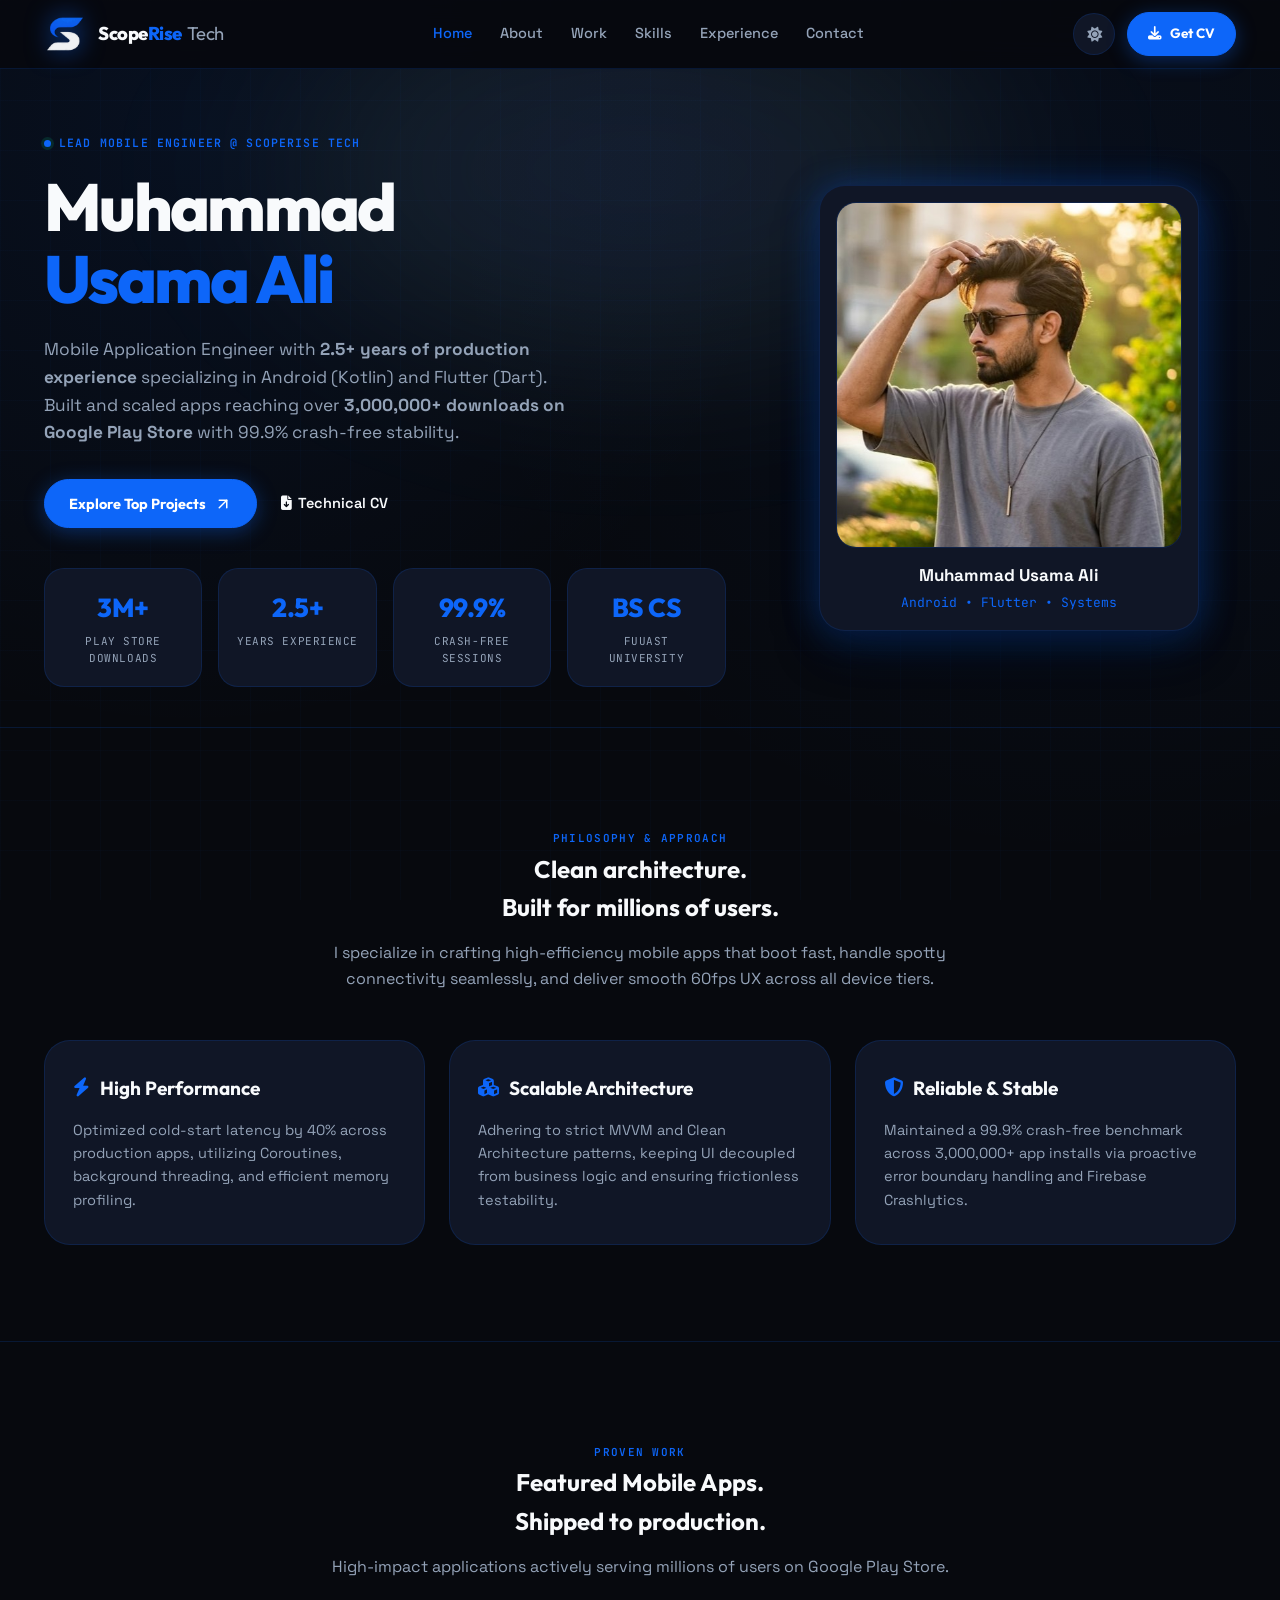
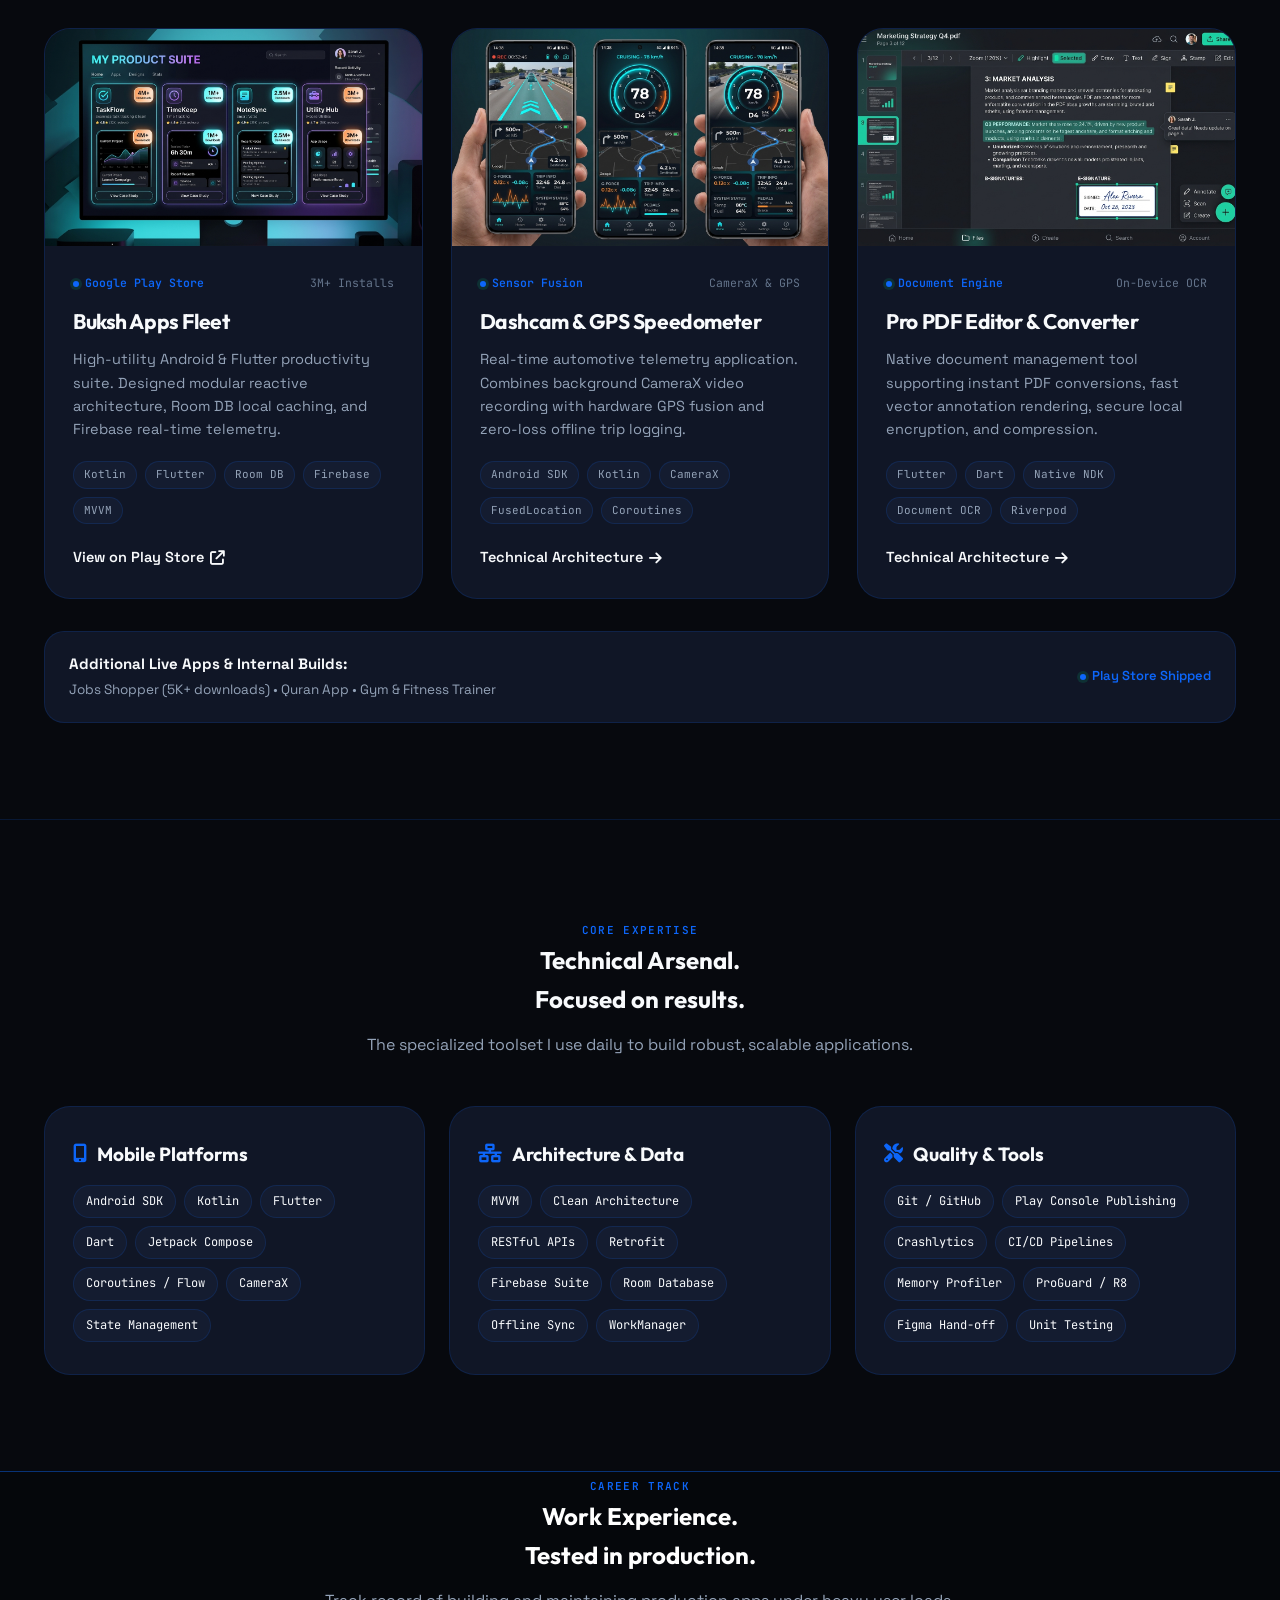
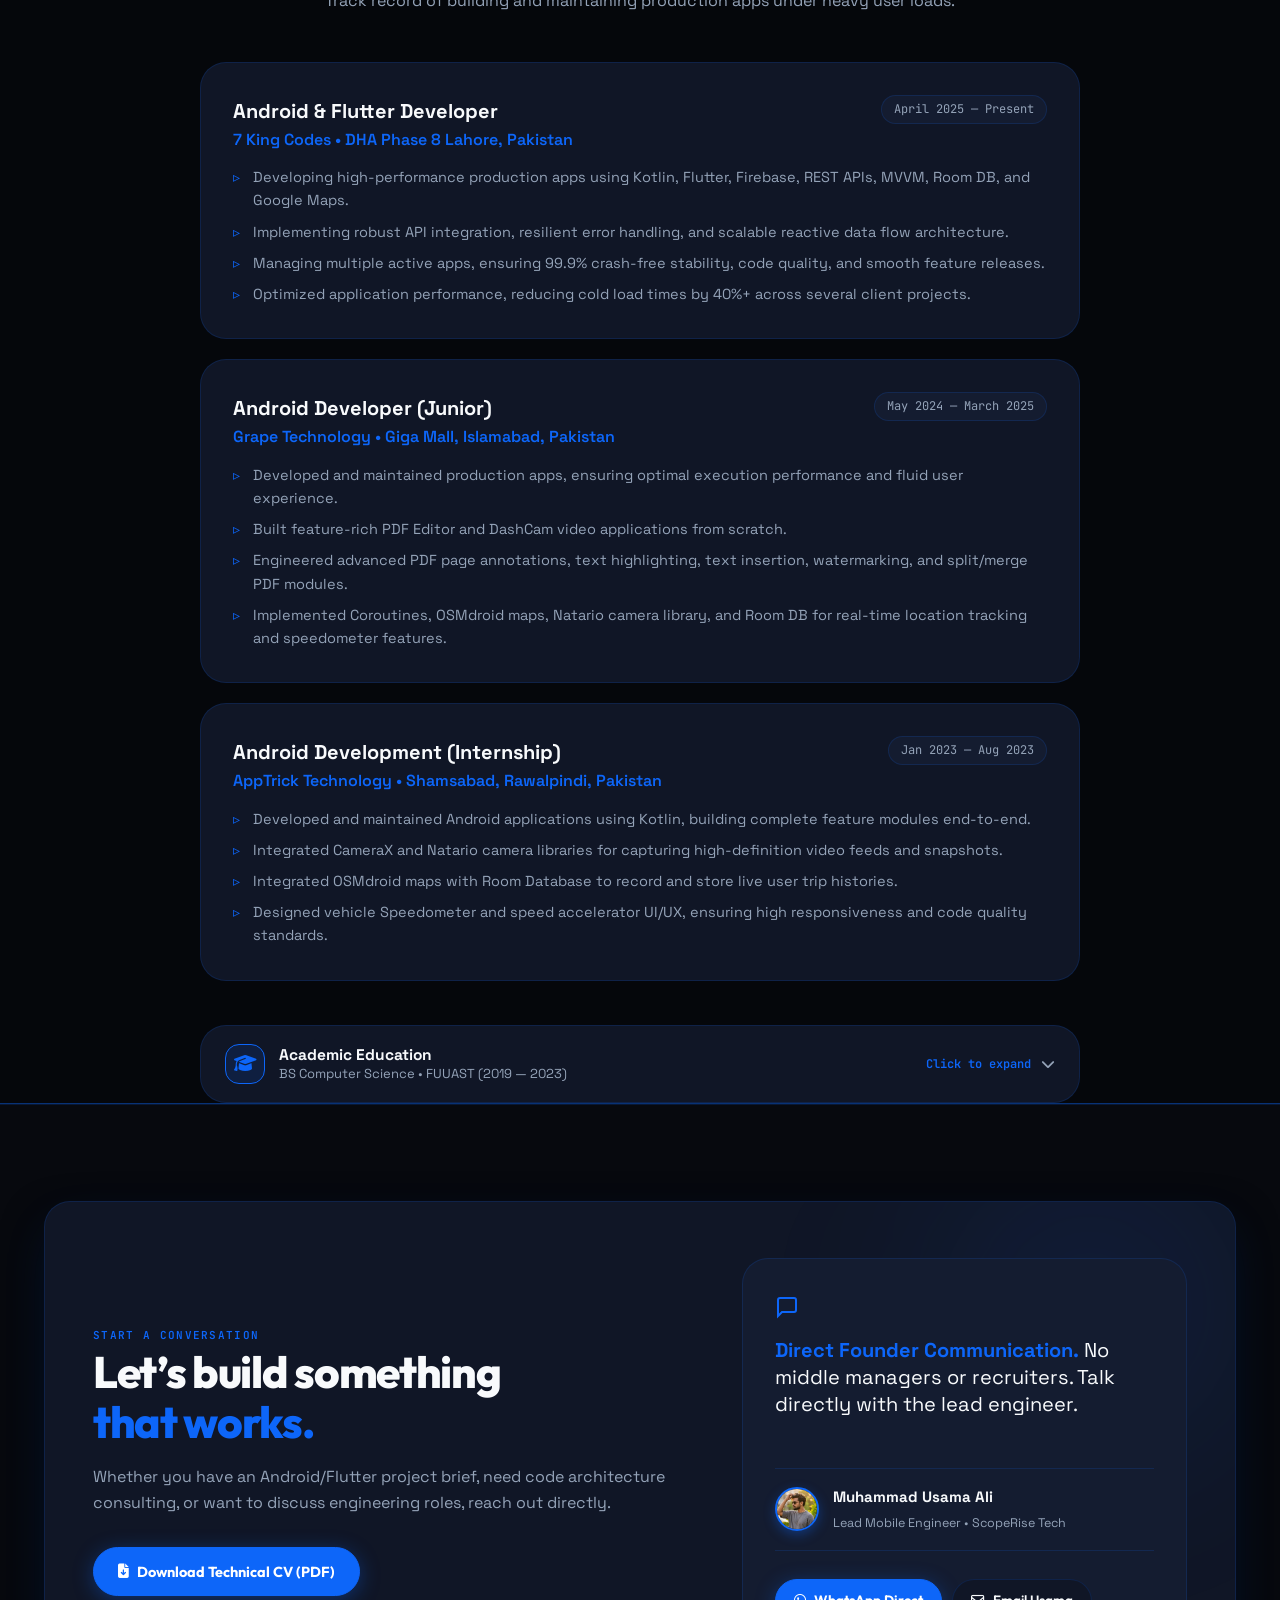
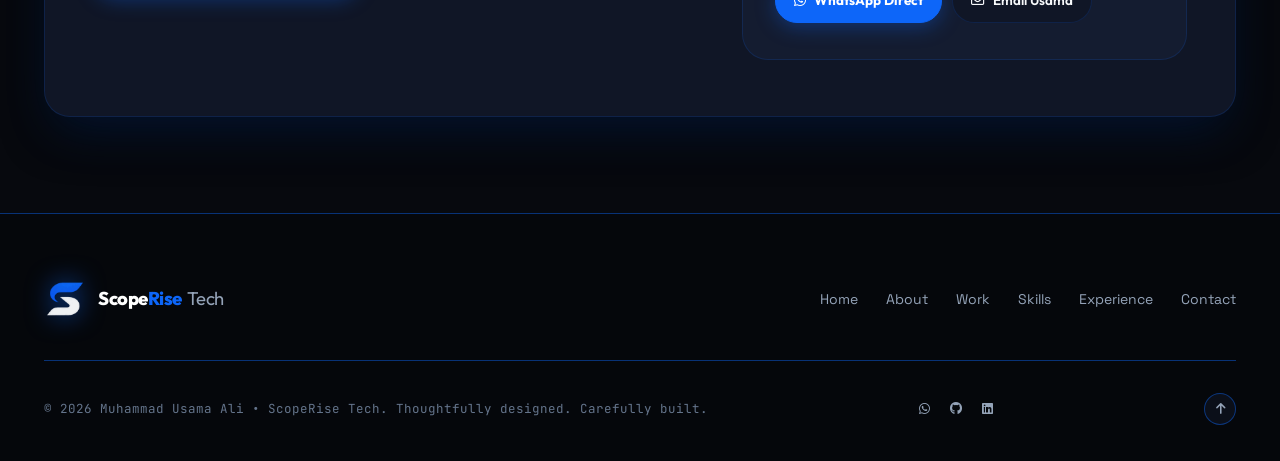
<file: portfolio.html>
<!DOCTYPE html>
<html lang="en" data-theme="dark">

<head>
  <meta charset="utf-8">
  <meta name="viewport" content="width=device-width, initial-scale=1, viewport-fit=cover">

  <title>Muhammad Usama Ali | Lead Mobile Engineer — ScopeRise Tech</title>
  <meta name="description"
    content="Official portfolio of Muhammad Usama Ali. Lead Mobile Engineer at ScopeRise Tech. Android & Flutter developer with 3M+ Google Play Store downloads.">
  <meta name="author" content="Muhammad Usama Ali">
  <meta name="theme-color" content="#07090E">

  <!-- Open Graph -->
  <meta property="og:title" content="Muhammad Usama Ali | Lead Mobile Engineer — ScopeRise Tech">
  <meta property="og:description"
    content="Android & Flutter Engineer with 3M+ Play Store downloads. High-performance mobile architectures and scalable apps.">
  <meta property="og:type" content="website">
  <meta property="og:url" content="https://scoperisetech.com/portfolio.html">
  <meta property="og:image" content="assets/images/usama-profile.jpg">

  <!-- Favicon & App Icons -->
  <link rel="icon" type="image/png" sizes="32x32" href="assets/icons/favicon-32x32.png">
  <link rel="icon" type="image/png" sizes="16x16" href="assets/icons/favicon-16x16.png">
  <link rel="apple-touch-icon" sizes="180x180" href="assets/icons/apple-touch-icon.png">
  <link rel="shortcut icon" href="favicon.ico">

  <!-- Icons -->
  <link rel="stylesheet" href="https://cdnjs.cloudflare.com/ajax/libs/font-awesome/6.5.1/css/all.min.css">

  <!-- ScopeRise Tech Cyber-Luxe Theme Stylesheet -->
  <link rel="stylesheet" href="agency.css?v=9">
</head>

<body>

  <!-- Opening Screen Brand Reveal -->
  <div id="site-preloader" class="site-preloader" aria-hidden="true">
    <div class="preloader-content">
      <div class="preloader-logo-wrap">
        <img src="assets/images/scoperise-icon-dark.png" alt="ScopeRise Tech" class="preloader-logo-img logo-dark-mode" width="76" height="76">
        <img src="assets/images/scoperise-icon-light.png" alt="ScopeRise Tech" class="preloader-logo-img logo-light-mode" width="76" height="76">
        <div class="preloader-glow-ring"></div>
      </div>
      <div class="preloader-brand-title">
        Muhammad <span class="preloader-accent">Usama Ali</span>
      </div>
      <div class="preloader-bar">
        <div class="preloader-bar-fill"></div>
      </div>
      <div class="preloader-tagline">Lead Mobile Engineer • 3M+ Downloads</div>
    </div>
  </div>

  <!-- Top Scroll Progress Indicator -->
  <div class="studio-scroll-progress" id="scroll-progress" aria-hidden="true"></div>

  <!-- =========================================================================
       STICKY NAVIGATION
       ========================================================================= -->
  <div class="north-nav-root">
    <header id="navbar" class="north-nav">
      <div class="north-nav-inner">
        <!-- Brand Link -->
        <a href="#hero" class="north-brand" aria-label="ScopeRise Tech"
          title="ScopeRise Tech">
          <div class="brand-icon-mark">
            <img src="assets/images/scoperise-icon-dark.png" alt="ScopeRise Tech Logo" class="brand-logo-img logo-dark-mode" width="42" height="42">
            <img src="assets/images/scoperise-icon-light.png" alt="ScopeRise Tech Logo" class="brand-logo-img logo-light-mode" width="42" height="42">
          </div>
          <span class="brand-title">Scope<span class="brand-accent">Rise</span> <span
              class="brand-light">Tech</span></span>
        </a>

        <!-- Desktop Navigation Links -->
        <nav class="north-desktop-nav" aria-label="Main Navigation">
          <a href="#hero" class="active">Home</a>
          <a href="#about">About</a>
          <a href="#projects">Work</a>
          <a href="#skills">Skills</a>
          <a href="#experience">Experience</a>
          <a href="#contact">Contact</a>
        </nav>

        <!-- Right Actions -->
        <div class="north-nav-actions">
          <button type="button" class="theme-toggle-btn" id="theme-toggle" aria-label="Toggle theme"
            title="Toggle Light/Dark Theme">
            <i class="fa-solid fa-moon" id="theme-icon"></i>
          </button>

          <a href="public/Muhammad_Usama_Ali_Android_Flutter_Resume.pdf" download class="north-button"
            style="padding: 10px 20px; font-size: 13.5px;">
            <i class="fa-solid fa-download"></i> Get CV
          </a>

          <button type="button" class="north-menu-toggle" id="menu-toggle" aria-label="Open navigation menu">
            <i class="fa-solid fa-bars"></i>
          </button>
        </div>
      </div>
    </header>

    <!-- Mobile Drawer Menu -->
    <div class="north-mobile-layer" id="mobile-drawer" inert aria-hidden="true">
      <button class="north-mobile-backdrop" id="drawer-backdrop" type="button" aria-label="Dismiss navigation"></button>
      <div id="mobile-navigation" role="dialog" aria-modal="true" aria-label="Site navigation"
        class="north-mobile-panel">
        <div class="north-mobile-top">
          <div class="mobile-brand-title">
            <img src="assets/images/scoperise-icon-dark.png" alt="ScopeRise Tech Logo" class="mobile-brand-icon logo-dark-mode" width="30" height="30">
            <img src="assets/images/scoperise-icon-light.png" alt="ScopeRise Tech Logo" class="mobile-brand-icon logo-light-mode" width="30" height="30">
            <span>Scope<span class="brand-accent">Rise</span> <span class="brand-light">Tech</span></span>
          </div>
          <button type="button" class="ac-dialog-close" id="drawer-close" aria-label="Close navigation">
            <i class="fa-solid fa-xmark"></i>
          </button>
        </div>

        <nav aria-label="Mobile navigation">
          <a href="#hero"><span>01</span> Home <i class="fa-solid fa-arrow-up-right-from-square"></i></a>
          <a href="#about"><span>02</span> About <i class="fa-solid fa-arrow-up-right-from-square"></i></a>
          <a href="#projects"><span>03</span> Work <i class="fa-solid fa-arrow-up-right-from-square"></i></a>
          <a href="#skills"><span>04</span> Skills <i class="fa-solid fa-arrow-up-right-from-square"></i></a>
          <a href="#experience"><span>05</span> Experience <i class="fa-solid fa-arrow-up-right-from-square"></i></a>
          <a href="#contact"><span>06</span> Contact <i class="fa-solid fa-arrow-up-right-from-square"></i></a>
        </nav>

        <div class="north-mobile-bottom">
          <a href="public/Muhammad_Usama_Ali_Android_Flutter_Resume.pdf" download class="north-button"
            style="width: 100%;">
            <i class="fa-solid fa-download"></i> Download CV
          </a>
        </div>
      </div>
    </div>
  </div>

  <main id="main-content">

    <!-- =========================================================================
         01 / HERO SECTION
         ========================================================================= -->
    <section id="hero" class="north-hero">
      <div class="north-hero-halo" aria-hidden="true"></div>

      <div class="north-hero-inner portfolio-hero-grid">
        <!-- Hero Copy -->
        <div class="portfolio-hero-copy">
          <p class="north-eyebrow">
            <span></span> LEAD MOBILE ENGINEER @ SCOPERISE TECH
          </p>

          <h1>Muhammad<br /><span>Usama Ali</span></h1>

          <p class="north-hero-description">
            Mobile Application Engineer with <strong>2.5+ years of production experience</strong> specializing in
            Android (Kotlin) and Flutter (Dart). Built and scaled apps reaching over <strong>3,000,000+ downloads on
              Google Play Store</strong> with 99.9% crash-free stability.
          </p>

          <div class="north-hero-actions">
            <a href="#projects" class="north-button">
              Explore Top Projects
              <svg xmlns="http://www.w3.org/2000/svg" width="18" height="18" viewBox="0 0 24 24" fill="none"
                stroke="currentColor" stroke-width="2" stroke-linecap="round" stroke-linejoin="round">
                <path d="M7 7h10v10"></path>
                <path d="M7 17 17 7"></path>
              </svg>
            </a>

            <a href="public/Muhammad_Usama_Ali_Android_Flutter_Resume.pdf" download class="north-link">
              <i class="fa-solid fa-file-arrow-down"></i> Technical CV
            </a>
          </div>

          <!-- Key Metrics -->
          <div class="portfolio-stats-row">
            <div class="portfolio-stat-box">
              <div class="portfolio-stat-num">3M+</div>
              <div class="portfolio-stat-label">Play Store Downloads</div>
            </div>
            <div class="portfolio-stat-box">
              <div class="portfolio-stat-num">2.5+</div>
              <div class="portfolio-stat-label">Years Experience</div>
            </div>
            <div class="portfolio-stat-box">
              <div class="portfolio-stat-num">99.9%</div>
              <div class="portfolio-stat-label">Crash-Free Sessions</div>
            </div>
            <div class="portfolio-stat-box">
              <div class="portfolio-stat-num">BS CS</div>
              <div class="portfolio-stat-label">FUUAST University</div>
            </div>
          </div>
        </div>

        <!-- Profile Avatar Card -->
        <div class="portfolio-avatar-card">
          <img src="assets/images/usama-profile.jpg?v=2" alt="Muhammad Usama Ali" class="portfolio-avatar-img">
          <div style="margin-top: 14px; text-align: center;">
            <strong style="display: block; font-size: 17px; color: var(--text);">Muhammad Usama Ali</strong>
            <span style="font-size: 13px; color: var(--accent); font-family: var(--font-mono);">Android • Flutter •
              Systems</span>
          </div>
        </div>
      </div>
    </section>

    <!-- =========================================================================
         02 / ABOUT SECTION
         ========================================================================= -->
    <section id="about" class="home-section">
      <div class="home-content">
        <div class="north-centered-heading">
          <span class="north-panel-number">PHILOSOPHY &amp; APPROACH</span>
          <h2>Clean architecture.<br /><span>Built for millions of users.</span></h2>
          <p>
            I specialize in crafting high-efficiency mobile apps that boot fast, handle spotty connectivity seamlessly,
            and deliver smooth 60fps UX across all device tiers.
          </p>
        </div>

        <div
          style="display: grid; grid-template-columns: repeat(auto-fit, minmax(300px, 1fr)); gap: 24px; margin-top: 40px;">
          <div class="skill-deck-card">
            <h3><i class="fa-solid fa-bolt"></i> High Performance</h3>
            <p style="font-size: 14.5px; color: var(--text-muted); line-height: 1.6;">
              Optimized cold-start latency by 40% across production apps, utilizing Coroutines, background threading,
              and efficient memory profiling.
            </p>
          </div>
          <div class="skill-deck-card">
            <h3><i class="fa-solid fa-cubes"></i> Scalable Architecture</h3>
            <p style="font-size: 14.5px; color: var(--text-muted); line-height: 1.6;">
              Adhering to strict MVVM and Clean Architecture patterns, keeping UI decoupled from business logic and
              ensuring frictionless testability.
            </p>
          </div>
          <div class="skill-deck-card">
            <h3><i class="fa-solid fa-shield-halved"></i> Reliable &amp; Stable</h3>
            <p style="font-size: 14.5px; color: var(--text-muted); line-height: 1.6;">
              Maintained a 99.9% crash-free benchmark across 3,000,000+ app installs via proactive error boundary
              handling and Firebase Crashlytics.
            </p>
          </div>
        </div>
      </div>
    </section>

    <!-- =========================================================================
         03 / FEATURED PROJECTS (TOP 3 ONLY)
         ========================================================================= -->
    <section id="projects" class="home-section home-services">
      <div class="home-content">
        <div class="north-centered-heading">
          <span class="north-panel-number">PROVEN WORK</span>
          <h2>Featured Mobile Apps.<br /><span>Shipped to production.</span></h2>
          <p>
            High-impact applications actively serving millions of users on Google Play Store.
          </p>
        </div>

        <div class="home-work-grid" style="grid-template-columns: repeat(auto-fit, minmax(320px, 1fr)); gap: 28px;">
          <!-- Project 1 -->
          <article class="work-card">
            <div class="work-card-media">
              <img src="assets/images/project-buksh-apps.jpg" alt="Buksh Apps Productivity Suite">
            </div>
            <div class="work-card-body">
              <div>
                <div class="work-card-badge-line">
                  <span class="badge-live-pulse">Google Play Store</span>
                  <span>3M+ Installs</span>
                </div>
                <h3>Buksh Apps Fleet</h3>
                <p>
                  High-utility Android &amp; Flutter productivity suite. Designed modular reactive architecture, Room DB
                  local caching, and Firebase real-time telemetry.
                </p>
              </div>
              <div>
                <div class="work-tags">
                  <span>Kotlin</span>
                  <span>Flutter</span>
                  <span>Room DB</span>
                  <span>Firebase</span>
                  <span>MVVM</span>
                </div>
                <a href="https://play.google.com" target="_blank" rel="noopener noreferrer" class="north-link">
                  View on Play Store <i class="fa-solid fa-arrow-up-right-from-square"></i>
                </a>
              </div>
            </div>
          </article>

          <!-- Project 2 -->
          <article class="work-card">
            <div class="work-card-media">
              <img src="assets/images/project-dashcam-speedo.jpg" alt="Dashcam GPS Speedometer">
            </div>
            <div class="work-card-body">
              <div>
                <div class="work-card-badge-line">
                  <span class="badge-live-pulse">Sensor Fusion</span>
                  <span>CameraX &amp; GPS</span>
                </div>
                <h3>Dashcam &amp; GPS Speedometer</h3>
                <p>
                  Real-time automotive telemetry application. Combines background CameraX video recording with hardware
                  GPS fusion and zero-loss offline trip logging.
                </p>
              </div>
              <div>
                <div class="work-tags">
                  <span>Android SDK</span>
                  <span>Kotlin</span>
                  <span>CameraX</span>
                  <span>FusedLocation</span>
                  <span>Coroutines</span>
                </div>
                <a href="#contact" class="north-link">
                  Technical Architecture <i class="fa-solid fa-arrow-right"></i>
                </a>
              </div>
            </div>
          </article>

          <!-- Project 3 -->
          <article class="work-card">
            <div class="work-card-media">
              <img src="assets/images/project-pdf-editor.jpg" alt="Pro PDF Editor & Converter">
            </div>
            <div class="work-card-body">
              <div>
                <div class="work-card-badge-line">
                  <span class="badge-live-pulse">Document Engine</span>
                  <span>On-Device OCR</span>
                </div>
                <h3>Pro PDF Editor &amp; Converter</h3>
                <p>
                  Native document management tool supporting instant PDF conversions, fast vector annotation rendering,
                  secure local encryption, and compression.
                </p>
              </div>
              <div>
                <div class="work-tags">
                  <span>Flutter</span>
                  <span>Dart</span>
                  <span>Native NDK</span>
                  <span>Document OCR</span>
                  <span>Riverpod</span>
                </div>
                <a href="#contact" class="north-link">
                  Technical Architecture <i class="fa-solid fa-arrow-right"></i>
                </a>
              </div>
            </div>
          </article>
        </div>

        <!-- Additional Live Apps From CV -->
        <div
          style="margin-top: 32px; padding: 20px 24px; background: var(--surface); border: 1px solid var(--line); border-radius: var(--radius-lg); display: flex; align-items: center; justify-content: space-between; flex-wrap: wrap; gap: 16px;">
          <div>
            <strong style="display: block; font-size: 15px; color: var(--text);">Additional Live Apps &amp; Internal
              Builds:</strong>
            <span style="font-size: 13.5px; color: var(--text-muted);">Jobs Shopper (5K+ downloads) • Quran App • Gym
              &amp; Fitness Trainer</span>
          </div>
          <span class="badge-live-pulse" style="font-size: 13px;">Play Store Shipped</span>
        </div>
      </div>
    </section>

    <!-- =========================================================================
         04 / TECHNICAL SKILLS (CLEAN & SIMPLE)
         ========================================================================= -->
    <section id="skills" class="home-section">
      <div class="home-content">
        <div class="north-centered-heading">
          <span class="north-panel-number">CORE EXPERTISE</span>
          <h2>Technical Arsenal.<br /><span>Focused on results.</span></h2>
          <p>
            The specialized toolset I use daily to build robust, scalable applications.
          </p>
        </div>

        <div class="skills-deck-grid">
          <!-- Column 1: Mobile -->
          <div class="skill-deck-card">
            <h3><i class="fa-solid fa-mobile-screen-button"></i> Mobile Platforms</h3>
            <div class="skill-tags-deck">
              <span class="skill-tag-pill">Android SDK</span>
              <span class="skill-tag-pill">Kotlin</span>
              <span class="skill-tag-pill">Flutter</span>
              <span class="skill-tag-pill">Dart</span>
              <span class="skill-tag-pill">Jetpack Compose</span>
              <span class="skill-tag-pill">Coroutines / Flow</span>
              <span class="skill-tag-pill">CameraX</span>
              <span class="skill-tag-pill">State Management</span>
            </div>
          </div>

          <!-- Column 2: Architecture -->
          <div class="skill-deck-card">
            <h3><i class="fa-solid fa-network-wired"></i> Architecture &amp; Data</h3>
            <div class="skill-tags-deck">
              <span class="skill-tag-pill">MVVM</span>
              <span class="skill-tag-pill">Clean Architecture</span>
              <span class="skill-tag-pill">RESTful APIs</span>
              <span class="skill-tag-pill">Retrofit</span>
              <span class="skill-tag-pill">Firebase Suite</span>
              <span class="skill-tag-pill">Room Database</span>
              <span class="skill-tag-pill">Offline Sync</span>
              <span class="skill-tag-pill">WorkManager</span>
            </div>
          </div>

          <!-- Column 3: Quality & Tools -->
          <div class="skill-deck-card">
            <h3><i class="fa-solid fa-screwdriver-wrench"></i> Quality &amp; Tools</h3>
            <div class="skill-tags-deck">
              <span class="skill-tag-pill">Git / GitHub</span>
              <span class="skill-tag-pill">Play Console Publishing</span>
              <span class="skill-tag-pill">Crashlytics</span>
              <span class="skill-tag-pill">CI/CD Pipelines</span>
              <span class="skill-tag-pill">Memory Profiler</span>
              <span class="skill-tag-pill">ProGuard / R8</span>
              <span class="skill-tag-pill">Figma Hand-off</span>
              <span class="skill-tag-pill">Unit Testing</span>
            </div>
          </div>
        </div>
      </div>
    </section>

    <!-- =========================================================================
         05 / PRODUCTION EXPERIENCE
         ========================================================================= -->
    <section id="experience" class="home-approach section-dark-contrast">
      <div class="home-content">
        <div class="north-centered-heading">
          <span class="north-panel-number" style="color: var(--accent);">CAREER TRACK</span>
          <h2 style="color: #FFFFFF;">Work Experience.<br /><span>Tested in production.</span></h2>
          <p style="color: #94A3B8;">
            Track record of building and maintaining production apps under heavy user loads.
          </p>
        </div>

        <div class="timeline-deck">
          <!-- Experience 1: 7 King Codes -->
          <div class="timeline-card">
            <div class="timeline-card-header">
              <div>
                <div class="timeline-role">Android &amp; Flutter Developer</div>
                <div class="timeline-company">7 King Codes • DHA Phase 8 Lahore, Pakistan</div>
              </div>
              <span class="timeline-period">April 2025 — Present</span>
            </div>
            <ul>
              <li>Developing high-performance production apps using Kotlin, Flutter, Firebase, REST APIs, MVVM, Room DB,
                and Google Maps.</li>
              <li>Implementing robust API integration, resilient error handling, and scalable reactive data flow
                architecture.</li>
              <li>Managing multiple active apps, ensuring 99.9% crash-free stability, code quality, and smooth feature
                releases.</li>
              <li>Optimized application performance, reducing cold load times by 40%+ across several client projects.
              </li>
            </ul>
          </div>

          <!-- Experience 2: Grape Technology -->
          <div class="timeline-card">
            <div class="timeline-card-header">
              <div>
                <div class="timeline-role">Android Developer (Junior)</div>
                <div class="timeline-company">Grape Technology • Giga Mall, Islamabad, Pakistan</div>
              </div>
              <span class="timeline-period">May 2024 — March 2025</span>
            </div>
            <ul>
              <li>Developed and maintained production apps, ensuring optimal execution performance and fluid user
                experience.</li>
              <li>Built feature-rich PDF Editor and DashCam video applications from scratch.</li>
              <li>Engineered advanced PDF page annotations, text highlighting, text insertion, watermarking, and
                split/merge PDF modules.</li>
              <li>Implemented Coroutines, OSMdroid maps, Natario camera library, and Room DB for real-time location
                tracking and speedometer features.</li>
            </ul>
          </div>

          <!-- Experience 3: AppTrick Technology -->
          <div class="timeline-card">
            <div class="timeline-card-header">
              <div>
                <div class="timeline-role">Android Development (Internship)</div>
                <div class="timeline-company">AppTrick Technology • Shamsabad, Rawalpindi, Pakistan</div>
              </div>
              <span class="timeline-period">Jan 2023 — Aug 2023</span>
            </div>
            <ul>
              <li>Developed and maintained Android applications using Kotlin, building complete feature modules
                end-to-end.</li>
              <li>Integrated CameraX and Natario camera libraries for capturing high-definition video feeds and
                snapshots.</li>
              <li>Integrated OSMdroid maps with Room Database to record and store live user trip histories.</li>
              <li>Designed vehicle Speedometer and speed accelerator UI/UX, ensuring high responsiveness and code
                quality standards.</li>
            </ul>
          </div>

          <!-- Academic Education Expandable Dropdown (Collapsed by default, zero vertical scroll bloat) -->
          <div class="edu-dropdown-card" id="edu-dropdown-card">
            <button type="button" class="edu-dropdown-toggle" id="edu-toggle" aria-expanded="false"
              aria-controls="edu-pane">
              <div class="edu-toggle-left">
                <div class="edu-toggle-icon">
                  <i class="fa-solid fa-graduation-cap"></i>
                </div>
                <div>
                  <strong>Academic Education</strong>
                  <span>BS Computer Science • FUUAST (2019 — 2023)</span>
                </div>
              </div>
              <div class="edu-toggle-action">
                <span class="edu-toggle-hint">Click to expand</span>
                <i class="fa-solid fa-chevron-down edu-chevron"></i>
              </div>
            </button>

            <div class="edu-dropdown-pane" id="edu-pane">
              <div class="edu-pane-content">
                <div class="edu-pane-header">
                  <div>
                    <h4>Bachelor of Science in Computer Science (BS CS)</h4>
                    <p class="edu-pane-uni">Federal Urdu University of Arts, Science &amp; Technology (FUUAST)</p>
                    <span class="edu-pane-loc"><i class="fa-solid fa-location-dot"></i> Islamabad, Pakistan</span>
                  </div>
                  <span class="timeline-period">2019 — 2023</span>
                </div>

                <div class="education-side-divider"></div>

                <div class="education-highlights">
                  <div><i class="fa-solid fa-check"></i> 4-Year Formal CS Foundation</div>
                  <div><i class="fa-solid fa-check"></i> Advanced Mobile Architectures, OOP &amp; Data Structures</div>
                  <div><i class="fa-solid fa-check"></i> Relational Databases, Networks &amp; Operating Systems</div>
                </div>
              </div>
            </div>
          </div>
        </div>
      </div>
    </section>

    <!-- =========================================================================
         06 / RESUME & CONTACT SECTION
         ========================================================================= -->
    <section id="contact" class="home-section home-contact">
      <div class="home-content">
        <div class="north-contact-panel">
          <div class="north-contact-orb"></div>

          <div class="home-contact-grid">
            <!-- Left Info -->
            <div>
              <span class="north-panel-number">START A CONVERSATION</span>
              <h2>Let’s build something<br /><span>that works.</span></h2>
              <p>
                Whether you have an Android/Flutter project brief, need code architecture consulting, or want to discuss
                engineering roles, reach out directly.
              </p>

              <!-- Resume Download Strip (Technical CV Only) -->
              <div class="resume-download-strip">
                <a href="public/Muhammad_Usama_Ali_Android_Flutter_Resume.pdf" download class="north-button">
                  <i class="fa-solid fa-file-arrow-down"></i> Download Technical CV (PDF)
                </a>
              </div>
            </div>

            <!-- Right Direct Action -->
            <div class="home-founder-note">
              <svg width="24" height="24" viewBox="0 0 24 24" fill="none" stroke="currentColor" stroke-width="2">
                <path d="M21 15a2 2 0 0 1-2 2H7l-4 4V5a2 2 0 0 1 2-2h14a2 2 0 0 1 2 2z"></path>
              </svg>

              <p>
                <strong>Direct Founder Communication.</strong> No middle managers or recruiters. Talk directly with the
                lead engineer.
              </p>

              <div class="north-founder-line">
                <img src="assets/images/usama-profile.jpg?v=2" alt="Muhammad Usama Ali" class="home-founder-avatar-img">
                <div>
                  <strong>Muhammad Usama Ali</strong>
                  <span>Lead Mobile Engineer • ScopeRise Tech</span>
                </div>
              </div>

              <div class="founder-quick-actions" style="margin-top: 10px;">
                <a href="https://wa.me/923404779596" target="_blank" rel="noopener noreferrer" class="north-button"
                  style="padding: 10px 18px; font-size: 13.5px;">
                  <i class="fa-brands fa-whatsapp"></i> WhatsApp Direct
                </a>
                <a href="mailto:u3345ali@gmail.com" class="north-button-secondary"
                  style="padding: 10px 18px; font-size: 13.5px;">
                  <i class="fa-regular fa-envelope"></i> Email Usama
                </a>
              </div>
            </div>
          </div>
        </div>
      </div>
    </section>

  </main>

  <!-- =========================================================================
       07 / FOOTER
       ========================================================================= -->
  <footer id="footer" class="home-footer">
    <div class="home-content">
      <div class="home-footer-top">
        <a class="north-brand" href="#hero" aria-label="ScopeRise Tech Home">
          <div class="brand-icon-mark">
            <img src="assets/images/scoperise-icon-dark.png" alt="ScopeRise Tech Logo" class="brand-logo-img logo-dark-mode" width="42" height="42">
            <img src="assets/images/scoperise-icon-light.png" alt="ScopeRise Tech Logo" class="brand-logo-img logo-light-mode" width="42" height="42">
          </div>
          <span class="brand-title">Scope<span class="brand-accent">Rise</span> <span
              class="brand-light">Tech</span></span>
        </a>

        <nav aria-label="Footer navigation">
          <a href="#hero">Home</a>
          <a href="#about">About</a>
          <a href="#projects">Work</a>
          <a href="#skills">Skills</a>
          <a href="#experience">Experience</a>
          <a href="#contact">Contact</a>
        </nav>
      </div>

      <div class="home-footer-bottom">
        <p>&copy; 2026 Muhammad Usama Ali • ScopeRise Tech. Thoughtfully designed. Carefully built.</p>

        <div class="home-footer-socials">
          <a href="https://wa.me/923404779596" target="_blank" rel="noopener noreferrer" aria-label="WhatsApp"><i
              class="fa-brands fa-whatsapp"></i></a>
          <a href="https://github.com/MuhammadUsamaAli" target="_blank" rel="noopener noreferrer" aria-label="GitHub"><i
              class="fa-brands fa-github"></i></a>
          <a href="https://linkedin.com" target="_blank" rel="noopener noreferrer" aria-label="LinkedIn"><i
              class="fa-brands fa-linkedin"></i></a>
        </div>

        <div class="home-footer-legal">
          <a href="#hero" class="back-to-top-btn" id="back-to-top" aria-label="Back to top">
            <i class="fa-solid fa-arrow-up"></i>
          </a>
        </div>
      </div>
    </div>
  </footer>

  <!-- =========================================================================
       LIGHTWEIGHT ENGINE
       ========================================================================= -->
  <script>
    // Preloader Dismiss
    function hidePreloader() {
      const preloader = document.getElementById('site-preloader');
      if (preloader && !preloader.classList.contains('loaded')) {
        preloader.classList.add('loaded');
      }
    }
    window.addEventListener('load', () => setTimeout(hidePreloader, 400));
    setTimeout(hidePreloader, 950);

    // Dynamic Tab Title
    const originalDocTitle = document.title;
    window.addEventListener('blur', () => {
      document.title = '⚡ Usama Ali | Lead Mobile Engineer';
    });
    window.addEventListener('focus', () => {
      document.title = originalDocTitle;
    });

    // Scroll Progress & Nav Scroll Spy
    const scrollProgress = document.getElementById('scroll-progress');
    const desktopNavLinks = document.querySelectorAll('.north-desktop-nav a');
    const pageSections = document.querySelectorAll('section[id]');

    function updateNavScroll() {
      const scrollY = window.pageYOffset;
      const totalScroll = document.documentElement.scrollHeight - window.innerHeight;
      const progress = totalScroll > 0 ? (scrollY / totalScroll) * 100 : 0;
      if (scrollProgress) scrollProgress.style.width = `${progress}%`;

      const checkPoint = scrollY + 120;
      let currentSectionId = '';
      pageSections.forEach(sec => {
        if (checkPoint >= sec.offsetTop) {
          currentSectionId = sec.getAttribute('id');
        }
      });
      if (currentSectionId) {
        desktopNavLinks.forEach(link => {
          link.classList.remove('active');
          if (link.getAttribute('href') === `#${currentSectionId}`) {
            link.classList.add('active');
          }
        });
      }
    }

    window.addEventListener('scroll', updateNavScroll, { passive: true });
    updateNavScroll();

    desktopNavLinks.forEach(link => {
      link.addEventListener('click', () => {
        desktopNavLinks.forEach(l => l.classList.remove('active'));
        link.classList.add('active');
      });
    });

    // Theme Toggle (Synchronized with index.html)
    const themeToggle = document.getElementById('theme-toggle');
    const themeIcon = document.getElementById('theme-icon');

    function applyTheme(theme) {
      document.documentElement.setAttribute('data-theme', theme);
      localStorage.setItem('scoperise_theme_cyber', theme);
      if (themeIcon) {
        themeIcon.className = theme === 'dark' ? 'fa-solid fa-sun' : 'fa-solid fa-moon';
      }
    }

    if (themeToggle) {
      themeToggle.addEventListener('click', () => {
        const current = document.documentElement.getAttribute('data-theme') || 'dark';
        const next = current === 'dark' ? 'light' : 'dark';
        applyTheme(next);
      });
    }

    const savedTheme = localStorage.getItem('scoperise_theme_cyber') || localStorage.getItem('byteframe_theme_cyber') || 'dark';
    applyTheme(savedTheme);

    // Mobile Drawer
    const menuToggle = document.getElementById('menu-toggle');
    const mobileDrawer = document.getElementById('mobile-drawer');
    const drawerBackdrop = document.getElementById('drawer-backdrop');
    const drawerClose = document.getElementById('drawer-close');

    function toggleDrawer(open) {
      if (!mobileDrawer) return;
      if (open) {
        mobileDrawer.classList.add('open');
        mobileDrawer.removeAttribute('inert');
        mobileDrawer.setAttribute('aria-hidden', 'false');
      } else {
        mobileDrawer.classList.remove('open');
        mobileDrawer.setAttribute('inert', '');
        mobileDrawer.setAttribute('aria-hidden', 'true');
      }
    }

    if (menuToggle) menuToggle.addEventListener('click', () => toggleDrawer(true));
    if (drawerClose) drawerClose.addEventListener('click', () => toggleDrawer(false));
    if (drawerBackdrop) drawerBackdrop.addEventListener('click', () => toggleDrawer(false));

    mobileDrawer?.querySelectorAll('nav a').forEach(a => {
      a.addEventListener('click', () => toggleDrawer(false));
    });

    // Academic Education Expandable Dropdown
    const eduToggle = document.getElementById('edu-toggle');
    const eduCard = document.getElementById('edu-dropdown-card');
    if (eduToggle && eduCard) {
      eduToggle.addEventListener('click', () => {
        const isOpen = eduCard.classList.toggle('open');
        eduToggle.setAttribute('aria-expanded', isOpen ? 'true' : 'false');
      });
    }

    // Back to top
    const backToTop = document.getElementById('back-to-top');
    if (backToTop) {
      backToTop.addEventListener('click', (e) => {
        e.preventDefault();
        window.scrollTo({ top: 0, behavior: 'smooth' });
      });
    }
  </script>
</body>

</html>
</file>
<file: agency.css>
/* ==========================================================================
   SCOPERISE TECH — CYBER-LUXURY ARCHITECT DESIGN SYSTEM
   Bespoke high-performance engineering & design identity.
   Obsidian dark matrix canvas, holographic neon cyan/violet accents,
   geometric frame corners, interactive telemetry HUD, and tactile cards.
   ========================================================================== */

@import url('https://fonts.googleapis.com/css2?family=Outfit:wght@300;400;500;600;700;800;900&family=Space+Grotesk:wght@400;500;600;700&family=JetBrains+Mono:wght@400;500;600;700&display=swap');

:root,
[data-theme="dark"] {
  /* Default & Dark Mode: ScopeRise Obsidian & Single Primary Cyan */
  --bg: #07090E;
  --bg-subtle: #0C101A;
  --surface: #101626;
  --surface-card: #141C30;
  --surface-hover: #1C2744;
  
  --line: rgba(13, 102, 249, 0.16);
  --line-strong: rgba(13, 102, 249, 0.35);
  --line-dark: rgba(13, 102, 249, 0.45);
  
  --text: #F8FAFC;
  --text-muted: #94A3B8;
  --text-subtle: #64748B;
  
  /* ONE SINGLE PRIMARY COLOR: Electric Cyber Cyan */
  --accent: #0D66F9;
  --accent-hover: #38BDF8;
  --accent-light: rgba(13, 102, 249, 0.12);
  --accent-glow: rgba(13, 102, 249, 0.35);
  --accent-gradient: #0D66F9;
  
  /* Unified with single primary color */
  --pos: #0D66F9;
  --pos-dim: rgba(13, 102, 249, 0.15);
  
  --dark-bg: #05070B;
  --dark-surface: #0B0F19;
  --dark-card: #101626;
  --dark-text: #F8FAFC;
  --dark-muted: #94A3B8;
  
  --font-sans: 'Space Grotesk', -apple-system, BlinkMacSystemFont, 'Segoe UI', Roboto, sans-serif;
  --font-heading: 'Outfit', 'Space Grotesk', sans-serif;
  --font-mono: 'JetBrains Mono', monospace;
  
  --radius-sm: 8px;
  --radius-md: 14px;
  --radius-lg: 20px;
  --radius-xl: 26px;
  --radius-full: 9999px;
  
  --transition: all 0.28s cubic-bezier(0.16, 1, 0.3, 1);
  --shadow-sm: 0 2px 10px rgba(0, 0, 0, 0.3);
  --shadow-md: 0 10px 30px -8px rgba(13, 102, 249, 0.12), 0 10px 30px -8px rgba(0, 0, 0, 0.5);
  --shadow-lg: 0 20px 50px -10px rgba(13, 102, 249, 0.18), 0 20px 50px -10px rgba(0, 0, 0, 0.7);
}

/* User-triggered high-contrast light mode */
[data-theme="light"] {
  --bg: #F4F7FB;
  --bg-subtle: #EAF0F8;
  --surface: #FFFFFF;
  --surface-card: #EEF3FA;
  --surface-hover: #E2EBF5;
  
  --line: rgba(15, 23, 42, 0.12);
  --line-strong: rgba(13, 102, 249, 0.35);
  --line-dark: rgba(15, 23, 42, 0.25);
  
  --text: #090D16;
  --text-muted: #475569;
  --text-subtle: #64748B;
  
  /* ONE SINGLE PRIMARY COLOR: Vibrant Ocean Azure */
  --accent: #0D66F9;
  --accent-hover: #0952CB;
  --accent-light: rgba(13, 102, 249, 0.12);
  --accent-glow: rgba(13, 102, 249, 0.25);
  --accent-gradient: #0D66F9;
  
  --pos: #0D66F9;
  --pos-dim: rgba(13, 102, 249, 0.12);

  --dark-bg: #05070B;
  --dark-surface: #0B0F19;
  --dark-card: #101626;
  --dark-text: #F8FAFC;
  --dark-muted: #94A3B8;
}

/* --------------------------------------------------------------------------
   RESET & FOUNDATIONS
   -------------------------------------------------------------------------- */
*, *::before, *::after {
  box-sizing: border-box;
  margin: 0;
  padding: 0;
}

html {
  scroll-behavior: smooth;
  font-size: 16px;
  background-color: var(--bg);
}

section[id],
ol[id],
div[id] {
  scroll-margin-top: 85px;
}

body {
  font-family: var(--font-sans);
  background-color: var(--bg);
  background-image: 
    radial-gradient(circle at 15% 15%, rgba(13, 102, 249, 0.08) 0%, transparent 45%),
    radial-gradient(circle at 85% 25%, rgba(13, 102, 249, 0.06) 0%, transparent 50%),
    linear-gradient(rgba(13, 102, 249, 0.025) 1px, transparent 1px),
    linear-gradient(90deg, rgba(13, 102, 249, 0.025) 1px, transparent 1px);
  background-size: 100% 100%, 100% 100%, 50px 50px, 50px 50px;
  background-attachment: fixed;
  color: var(--text);
  line-height: 1.6;
  overflow-x: hidden;
  -webkit-font-smoothing: antialiased;
  -moz-osx-font-smoothing: grayscale;
  transition: background-color 0.3s ease, color 0.3s ease;
}

h1, h2, h3, h4, .north-brand {
  font-family: var(--font-heading);
}

/* Scroll progress indicator along top edge */
.studio-scroll-progress {
  position: fixed;
  top: 0;
  left: 0;
  height: 3px;
  background: var(--accent);
  z-index: 100;
  width: 0%;
  transition: width 0.1s ease-out;
  box-shadow: 0 0 10px var(--accent);
}

.home-content,
.wrap {
  width: 100%;
  max-width: 1240px;
  margin: 0 auto;
  padding: 0 1.5rem;
  position: relative;
}

a {
  color: inherit;
  text-decoration: none;
  transition: var(--transition);
}

button, input, select, textarea {
  font-family: inherit;
}

/* --------------------------------------------------------------------------
   BUTTONS & MICRO-INTERACTIONS (SINGLE PRIMARY COLOR)
   -------------------------------------------------------------------------- */
.north-button {
  display: inline-flex;
  align-items: center;
  justify-content: center;
  gap: 8px;
  background: var(--accent);
  color: #FFFFFF !important;
  font-family: var(--font-heading);
  font-size: 14.5px;
  font-weight: 700;
  padding: 12px 24px;
  border-radius: var(--radius-full);
  border: 1px solid var(--accent);
  cursor: pointer;
  transition: var(--transition);
  text-decoration: none;
  white-space: nowrap;
  box-shadow: 0 4px 20px var(--accent-glow);
}

.north-button svg {
  color: #FFFFFF !important;
  stroke: #FFFFFF !important;
  transition: transform 0.2s ease;
}

.north-button:hover {
  background: var(--accent-hover);
  border-color: var(--accent-hover);
  transform: translateY(-2px);
  color: #FFFFFF !important;
  box-shadow: 0 8px 25px var(--accent-glow);
}

.north-button:hover svg {
  transform: translate(2px, -2px);
}

[data-theme="dark"] .north-button {
  background: var(--accent);
  border-color: var(--accent);
  color: #FFFFFF !important;
}

[data-theme="dark"] .north-button svg {
  color: #FFFFFF !important;
  stroke: #FFFFFF !important;
}

[data-theme="dark"] .north-button:hover {
  background: var(--accent-hover);
  border-color: var(--accent-hover);
  color: #FFFFFF !important;
  box-shadow: 0 12px 30px var(--accent-glow), 0 0 25px rgba(13, 102, 249, 0.4);
}

.north-button-secondary,
.north-button-outline {
  display: inline-flex;
  align-items: center;
  justify-content: center;
  gap: 8px;
  background: var(--surface) !important;
  border: 1px solid var(--line) !important;
  color: var(--text) !important;
  font-family: var(--font-heading);
  font-size: 13.5px;
  font-weight: 600;
  padding: 10px 20px;
  border-radius: var(--radius-full);
  cursor: pointer;
  transition: var(--transition);
  text-decoration: none;
  white-space: nowrap;
}

.north-button-secondary:hover,
.north-button-outline:hover {
  border-color: var(--accent) !important;
  color: var(--accent) !important;
  transform: translateY(-2px);
  box-shadow: 0 4px 15px var(--accent-glow);
}

.north-button-secondary i,
.north-button-outline i {
  color: inherit;
}

/* Fallback safeguard if .north-button is given a surface/light background */
.north-button[style*="var(--surface)"],
.north-button[style*="background: #fff"],
.north-button[style*="background:#fff"],
.north-button[style*="background: white"],
.north-button[style*="background:white"] {
  color: var(--text) !important;
}


.north-link {
  display: inline-flex;
  align-items: center;
  gap: 6px;
  font-size: 14.5px;
  font-weight: 600;
  color: var(--text);
  transition: var(--transition);
}

.north-link svg {
  transition: transform 0.2s ease;
}

.north-link:hover {
  color: var(--accent);
}

.north-link:hover svg {
  transform: translateX(3px);
}

/* Round arrow icon container */
.north-round-arrow {
  width: 42px;
  height: 42px;
  border-radius: 50%;
  background: var(--surface);
  border: 1px solid var(--line);
  display: grid;
  place-items: center;
  color: var(--text);
  transition: var(--transition);
  flex-shrink: 0;
}

/* --------------------------------------------------------------------------
   STICKY HEADER & NAVIGATION ("NORTH NAV")
   -------------------------------------------------------------------------- */
.north-nav-root {
  position: sticky;
  top: 0;
  z-index: 80;
  background: rgba(7, 9, 14, 0.88);
  backdrop-filter: blur(16px);
  -webkit-backdrop-filter: blur(16px);
  border-bottom: 1px solid var(--line);
  transition: background-color 0.3s ease, border-color 0.3s ease;
}

[data-theme="light"] .north-nav-root {
  background: rgba(244, 247, 251, 0.92);
}

.north-nav-inner {
  max-width: 1240px;
  margin: 0 auto;
  padding: 0 1.5rem;
  height: 68px;
  display: flex;
  align-items: center;
  justify-content: space-between;
  gap: 20px;
}

.north-brand {
  display: flex;
  align-items: center;
  gap: 12px;
  font-weight: 700;
  font-size: 18px;
  letter-spacing: -0.02em;
  color: var(--text);
  text-decoration: none;
  transition: transform 0.25s cubic-bezier(0.16, 1, 0.3, 1);
}

.north-brand:hover {
  transform: translateY(-1px);
}

/* ==========================================================================
   THEME-AWARE LOGO SYSTEM (100% VISIBILITY IN LIGHT & DARK MODE)
   ========================================================================== */
.logo-dark-mode {
  display: block;
}
.logo-light-mode {
  display: none;
}
[data-theme="light"] .logo-dark-mode {
  display: none !important;
}
[data-theme="light"] .logo-light-mode {
  display: block !important;
}
[data-theme="dark"] .logo-dark-mode {
  display: block !important;
}
[data-theme="dark"] .logo-light-mode {
  display: none !important;
}
[data-theme="light"] .brand-logo-img {
  filter: drop-shadow(0 2px 8px rgba(13, 102, 249, 0.3));
}
[data-theme="dark"] .brand-logo-img {
  filter: drop-shadow(0 0 12px rgba(13, 102, 249, 0.65));
}
[data-theme="light"] .mobile-brand-icon {
  filter: drop-shadow(0 1px 6px rgba(13, 102, 249, 0.3));
}
[data-theme="dark"] .mobile-brand-icon {
  filter: drop-shadow(0 0 10px rgba(13, 102, 249, 0.65));
}

.brand-icon-mark {
  width: 42px;
  height: 42px;
  display: flex;
  align-items: center;
  justify-content: center;
  position: relative;
  flex-shrink: 0;
}

.brand-logo-img {
  width: 100%;
  height: 100%;
  object-fit: contain;
  filter: drop-shadow(0 0 10px rgba(13, 102, 249, 0.45));
  transition: transform 0.3s cubic-bezier(0.16, 1, 0.3, 1), filter 0.3s ease;
}

.north-brand:hover .brand-logo-img {
  transform: scale(1.08) rotate(-3deg);
  filter: drop-shadow(0 0 18px rgba(13, 102, 249, 0.8));
}

.brand-title {
  display: inline-flex;
  align-items: center;
  font-family: var(--font-heading);
  font-size: 18.5px;
  font-weight: 800;
  letter-spacing: -0.025em;
  color: var(--text);
}

.brand-accent {
  color: var(--accent);
}

.brand-light {
  font-weight: 400;
  margin-left: 5px;
  color: var(--text-muted);
}

.mobile-brand-title {
  display: inline-flex;
  align-items: center;
  gap: 10px;
  font-family: var(--font-heading);
  font-size: 17px;
  font-weight: 800;
  color: var(--text);
}

.mobile-brand-icon {
  width: 28px;
  height: 28px;
  object-fit: contain;
  filter: drop-shadow(0 0 8px rgba(13, 102, 249, 0.5));
}

/* ==========================================================================
   OPENING BRAND SCREEN / PRELOADER ("WEBSITE OPEN" REVEAL)
   ========================================================================== */
.site-preloader {
  position: fixed;
  inset: 0;
  z-index: 99999;
  background: #05070B;
  display: flex;
  align-items: center;
  justify-content: center;
  flex-direction: column;
  transition: opacity 0.55s cubic-bezier(0.16, 1, 0.3, 1), visibility 0.55s ease, transform 0.55s cubic-bezier(0.16, 1, 0.3, 1);
  pointer-events: auto;
}

[data-theme="light"] .site-preloader {
  background: #F4F7FB;
}

.site-preloader.loaded {
  opacity: 0;
  visibility: hidden;
  transform: scale(1.03);
  pointer-events: none;
}

.preloader-content {
  display: flex;
  flex-direction: column;
  align-items: center;
  text-align: center;
  gap: 18px;
  animation: preloaderPop 0.55s cubic-bezier(0.16, 1, 0.3, 1) forwards;
}

@keyframes preloaderPop {
  0% {
    opacity: 0;
    transform: scale(0.9) translateY(14px);
  }
  100% {
    opacity: 1;
    transform: scale(1) translateY(0);
  }
}

.preloader-logo-wrap {
  position: relative;
  width: 86px;
  height: 86px;
  display: flex;
  align-items: center;
  justify-content: center;
}

.preloader-logo-img {
  width: 76px;
  height: 76px;
  object-fit: contain;
  filter: drop-shadow(0 0 24px rgba(13, 102, 249, 0.7));
  animation: pulseLogo 1.6s ease-in-out infinite alternate;
}

@keyframes pulseLogo {
  0% {
    transform: scale(0.97);
    filter: drop-shadow(0 0 16px rgba(13, 102, 249, 0.45));
  }
  100% {
    transform: scale(1.06);
    filter: drop-shadow(0 0 32px rgba(13, 102, 249, 0.9));
  }
}

.preloader-glow-ring {
  position: absolute;
  inset: -10px;
  border-radius: 50%;
  border: 1.5px dashed rgba(13, 102, 249, 0.4);
  animation: spinRing 9s linear infinite;
}

@keyframes spinRing {
  from { transform: rotate(0deg); }
  to { transform: rotate(360deg); }
}

.preloader-brand-title {
  font-family: var(--font-heading);
  font-size: 28px;
  font-weight: 800;
  letter-spacing: -0.03em;
  color: #FFFFFF;
}

[data-theme="light"] .preloader-brand-title {
  color: #090D16;
}

.preloader-accent {
  color: #0D66F9;
}

[data-theme="light"] .preloader-accent {
  color: #0D66F9;
}

.preloader-sub {
  font-weight: 400;
  opacity: 0.85;
}

.preloader-bar {
  width: 150px;
  height: 3px;
  background: rgba(255, 255, 255, 0.08);
  border-radius: 999px;
  overflow: hidden;
  position: relative;
}

[data-theme="light"] .preloader-bar {
  background: rgba(15, 23, 42, 0.08);
}

.preloader-bar-fill {
  width: 100%;
  height: 100%;
  background: linear-gradient(90deg, #0D66F9, #38BDF8);
  transform: translateX(-100%);
  animation: loadProgress 0.75s cubic-bezier(0.16, 1, 0.3, 1) forwards;
}

@keyframes loadProgress {
  0% { transform: translateX(-100%); }
  60% { transform: translateX(-20%); }
  100% { transform: translateX(0%); }
}

.preloader-tagline {
  font-family: var(--font-mono);
  font-size: 11px;
  letter-spacing: 0.2em;
  color: #94A3B8;
  text-transform: uppercase;
}

.north-desktop-nav {
  display: flex;
  align-items: center;
  gap: 28px;
}

.north-desktop-nav a {
  font-size: 14.5px;
  font-weight: 500;
  color: var(--text-muted);
}

.north-desktop-nav a:hover,
.north-desktop-nav a.active {
  color: var(--accent);
}

.north-nav-actions {
  display: flex;
  align-items: center;
  gap: 12px;
}

.theme-toggle-btn {
  width: 42px;
  height: 42px;
  border-radius: var(--radius-full);
  display: inline-flex;
  align-items: center;
  justify-content: center;
  background: var(--surface);
  border: 1px solid var(--line);
  color: var(--text-muted);
  cursor: pointer;
  transition: var(--transition);
  font-size: 15px;
}

.theme-toggle-btn:hover {
  color: var(--accent);
  border-color: var(--line-strong);
  transform: translateY(-1px);
}

.north-menu-toggle {
  display: none;
  background: none;
  border: none;
  color: var(--text);
  font-size: 1.4rem;
  padding: 6px;
  cursor: pointer;
}

/* Fullscreen Mobile Navigation Drawer */
.north-mobile-layer {
  display: none;
  position: fixed;
  inset: 0;
  z-index: 99;
}

.north-mobile-layer.open {
  display: block;
}

.north-mobile-backdrop {
  position: absolute;
  inset: 0;
  background: rgba(10, 17, 32, 0.6);
  backdrop-filter: blur(8px);
  border: none;
  width: 100%;
  cursor: pointer;
}

.north-mobile-panel {
  position: absolute;
  top: 0;
  right: 0;
  bottom: 0;
  width: 100%;
  max-width: 380px;
  background: var(--surface);
  border-left: 1px solid var(--line);
  padding: 32px 24px;
  display: flex;
  flex-direction: column;
  justify-content: space-between;
  overflow-y: auto;
  box-shadow: -10px 0 30px rgba(0, 0, 0, 0.15);
  animation: slidePanel 0.3s cubic-bezier(0.16, 1, 0.3, 1);
}

@keyframes slidePanel {
  from { transform: translateX(100%); }
  to { transform: translateX(0); }
}

.north-mobile-top {
  display: flex;
  align-items: center;
  justify-content: space-between;
  padding-bottom: 24px;
  border-bottom: 1px solid var(--line);
  font-family: var(--font-mono);
  font-size: 11px;
  letter-spacing: 0.1em;
  color: var(--text-muted);
}

.ac-dialog-close {
  background: none;
  border: none;
  font-size: 1.25rem;
  color: var(--text);
  cursor: pointer;
}

.north-mobile-panel nav {
  display: flex;
  flex-direction: column;
  gap: 16px;
  margin: 32px 0;
}

.north-mobile-panel nav a {
  display: flex;
  align-items: center;
  justify-content: space-between;
  font-size: 18px;
  font-weight: 600;
  color: var(--text);
  padding: 10px 0;
  border-bottom: 1px solid var(--line);
}

.north-mobile-panel nav a span {
  font-family: var(--font-mono);
  font-size: 12px;
  color: var(--accent);
}

.north-mobile-bottom {
  display: flex;
  flex-direction: column;
  gap: 14px;
  padding-top: 24px;
  border-top: 1px solid var(--line);
}

/* --------------------------------------------------------------------------
   HERO SECTION ("NORTH HERO")
   -------------------------------------------------------------------------- */
.north-hero {
  position: relative;
  padding: 60px 0 40px 0;
  overflow: hidden;
}

.north-hero-halo {
  position: absolute;
  top: -150px;
  left: 50%;
  transform: translateX(-50%);
  width: 900px;
  height: 500px;
  background: radial-gradient(ellipse, rgba(81, 139, 255, 0.14) 0%, rgba(182, 245, 255, 0.08) 40%, transparent 70%);
  filter: blur(80px);
  pointer-events: none;
  z-index: 0;
}

.north-hero-inner {
  max-width: 1240px;
  margin: 0 auto;
  padding: 0 1.5rem;
  display: grid;
  grid-template-columns: 1.15fr 0.85fr;
  align-items: center;
  gap: 40px;
  position: relative;
  z-index: 1;
}

.north-eyebrow {
  display: inline-flex;
  align-items: center;
  gap: 8px;
  font-family: var(--font-mono);
  font-size: 11.5px;
  font-weight: 600;
  text-transform: uppercase;
  letter-spacing: 0.1em;
  color: var(--accent);
  margin-bottom: 18px;
}

.north-eyebrow span {
  width: 7px;
  height: 7px;
  border-radius: 50%;
  background: var(--pos);
  box-shadow: 0 0 0 3px rgba(5, 150, 105, 0.2);
}

.north-hero h1 {
  font-size: clamp(40px, 5.2vw, 68px);
  font-weight: 800;
  letter-spacing: -0.04em;
  line-height: 1.08;
  color: var(--text);
  margin-bottom: 22px;
}

.north-hero h1 span {
  color: var(--accent);
}

.north-hero-description {
  font-size: clamp(16px, 1.35vw, 19px);
  line-height: 1.6;
  color: var(--text-muted);
  max-width: 540px;
  margin-bottom: 32px;
}

.north-hero-actions {
  display: flex;
  align-items: center;
  gap: 24px;
  margin-bottom: 40px;
  flex-wrap: wrap;
}

.north-explore {
  display: inline-flex;
  align-items: center;
  gap: 10px;
  font-size: 13.5px;
  color: var(--text-muted);
}

.north-explore span {
  width: 28px;
  height: 28px;
  border-radius: 50%;
  background: var(--surface-card);
  border: 1px solid var(--line);
  display: grid;
  place-items: center;
  color: var(--accent);
  transition: transform 0.2s ease;
}

.north-explore:hover span {
  transform: translateY(3px);
}

/* ==========================================================================
   SCOPERISE HERO STAGE & 3D CYBERNETIC ENGINE VISUAL
   ========================================================================== */
.scoperise-stage {
  position: relative;
  display: flex;
  justify-content: center;
  align-items: center;
  width: 100%;
  max-width: 530px;
  margin: 0 auto;
  padding: 24px;
}

.byte-stage-glow {
  position: absolute;
  inset: -12%;
  background: radial-gradient(circle, rgba(13, 102, 249, 0.22) 0%, rgba(13, 102, 249, 0.06) 50%, transparent 70%);
  filter: blur(55px);
  pointer-events: none;
  z-index: 0;
  animation: glowPulse 7s ease-in-out infinite alternate;
}

@keyframes glowPulse {
  0% { transform: scale(0.92); opacity: 0.7; }
  100% { transform: scale(1.08); opacity: 1; }
}

/* Orbiting Cyber Rings */
.byte-stage-orbit {
  position: absolute;
  border-radius: 50%;
  pointer-events: none;
  z-index: 1;
}

.byte-orbit-one {
  width: 480px;
  height: 480px;
  border: 1px dashed rgba(13, 102, 249, 0.35);
  animation: orbitRotate 45s linear infinite;
}

.byte-orbit-two {
  width: 380px;
  height: 380px;
  border: 1px solid rgba(13, 102, 249, 0.22);
  animation: orbitRotate 30s linear infinite reverse;
}

@keyframes orbitRotate {
  from { transform: rotate(0deg); }
  to { transform: rotate(360deg); }
}

/* 3D Image Viewport Container */
.byte-stage-viewport {
  position: relative;
  z-index: 2;
  border-radius: 24px;
  overflow: hidden;
  box-shadow: 
    0 24px 60px -12px rgba(0, 0, 0, 0.8),
    0 0 40px -8px rgba(13, 102, 249, 0.35),
    inset 0 0 0 1px rgba(13, 102, 249, 0.35);
  background: #090D18;
  transition: var(--transition);
}

.byte-stage-viewport:hover {
  transform: translateY(-6px) scale(1.01);
  box-shadow: 
    0 32px 70px -10px rgba(0, 0, 0, 0.9),
    0 0 55px -4px rgba(13, 102, 249, 0.5),
    inset 0 0 0 1px rgba(13, 102, 249, 0.55);
}

.byte-hero-img {
  display: block;
  width: 100%;
  max-width: 440px;
  height: auto;
  aspect-ratio: 1 / 1;
  object-fit: cover;
  transition: transform 0.6s cubic-bezier(0.16, 1, 0.3, 1);
}

.byte-stage-viewport:hover .byte-hero-img {
  transform: scale(1.03);
}

/* Cyber Scanning Line */
.byte-scanline {
  position: absolute;
  top: -20%;
  left: 0;
  right: 0;
  height: 35px;
  background: linear-gradient(180deg, transparent 0%, rgba(13, 102, 249, 0.28) 50%, transparent 100%);
  filter: blur(2px);
  pointer-events: none;
  animation: scanCycle 5.5s ease-in-out infinite;
}

@keyframes scanCycle {
  0% { top: -20%; opacity: 0; }
  15% { opacity: 1; }
  85% { opacity: 1; }
  100% { top: 120%; opacity: 0; }
}

/* Corner Bracket Accents */
.byte-bracket {
  position: absolute;
  width: 20px;
  height: 20px;
  z-index: 5;
  pointer-events: none;
}

.byte-bracket-tl {
  top: 14px;
  left: 14px;
  border-top: 2px solid var(--accent);
  border-left: 2px solid var(--accent);
}

.byte-bracket-tr {
  top: 14px;
  right: 14px;
  border-top: 2px solid var(--accent);
  border-right: 2px solid var(--accent);
}

.byte-bracket-bl {
  bottom: 14px;
  left: 14px;
  border-bottom: 2px solid var(--accent);
  border-left: 2px solid var(--accent);
}

.byte-bracket-br {
  bottom: 14px;
  right: 14px;
  border-bottom: 2px solid var(--accent);
  border-right: 2px solid var(--accent);
}

/* Floating Status Chip (Top Right) */
.byte-chip-top {
  position: absolute;
  top: -8px;
  right: 14px;
  z-index: 6;
  display: inline-flex;
  align-items: center;
  gap: 8px;
  padding: 8px 16px;
  background: rgba(13, 20, 36, 0.9);
  backdrop-filter: blur(14px);
  -webkit-backdrop-filter: blur(14px);
  border: 1px solid rgba(13, 102, 249, 0.35);
  border-radius: var(--radius-full);
  font-family: var(--font-mono);
  font-size: 11px;
  font-weight: 600;
  letter-spacing: 0.06em;
  color: #FFFFFF;
  box-shadow: 0 10px 25px rgba(0, 0, 0, 0.45);
  animation: chipFloat 6s ease-in-out infinite alternate;
}

@keyframes chipFloat {
  0% { transform: translateY(0); }
  100% { transform: translateY(-8px); }
}

.byte-status-indicator {
  width: 8px;
  height: 8px;
  border-radius: 50%;
  background: var(--accent);
  box-shadow: 0 0 10px var(--accent);
}

.byte-chip-pill {
  padding: 2px 8px;
  background: rgba(13, 102, 249, 0.12);
  border: 1px solid rgba(13, 102, 249, 0.3);
  border-radius: var(--radius-full);
  color: var(--accent);
  font-size: 10px;
}

/* Floating HUD Card (Bottom Left) */
.byte-hud-card {
  position: absolute;
  bottom: -15px;
  left: -12px;
  z-index: 6;
  background: rgba(13, 20, 36, 0.92);
  backdrop-filter: blur(18px);
  -webkit-backdrop-filter: blur(18px);
  border: 1px solid rgba(13, 102, 249, 0.3);
  border-radius: var(--radius-lg);
  padding: 18px 22px;
  max-width: 320px;
  box-shadow: 0 18px 45px -8px rgba(0, 0, 0, 0.65), 0 0 25px rgba(13, 102, 249, 0.18);
  transition: var(--transition);
}

.byte-hud-card:hover {
  transform: translateY(-4px);
  border-color: rgba(13, 102, 249, 0.5);
  box-shadow: 0 22px 50px -8px rgba(0, 0, 0, 0.75), 0 0 35px rgba(13, 102, 249, 0.3);
}

.hud-card-top {
  display: flex;
  align-items: center;
  justify-content: space-between;
  gap: 12px;
  margin-bottom: 12px;
  padding-bottom: 10px;
  border-bottom: 1px solid var(--line);
}

.hud-card-title {
  display: flex;
  align-items: center;
  gap: 8px;
  font-family: var(--font-mono);
  font-size: 11px;
  font-weight: 700;
  letter-spacing: 0.08em;
  color: var(--accent);
}

.hud-status-badge {
  font-family: var(--font-mono);
  font-size: 9.5px;
  font-weight: 700;
  padding: 3px 8px;
  border-radius: var(--radius-full);
  background: rgba(13, 102, 249, 0.12);
  color: var(--accent);
  border: 1px solid rgba(13, 102, 249, 0.3);
}

.hud-metrics {
  display: grid;
  grid-template-columns: 1fr 1fr;
  gap: 14px;
  margin-bottom: 14px;
}

.hud-metric-val {
  display: block;
  font-family: var(--font-heading);
  font-size: 19px;
  font-weight: 800;
  color: #FFFFFF;
  line-height: 1.1;
}

.hud-metric-lbl {
  display: block;
  font-family: var(--font-mono);
  font-size: 9.5px;
  letter-spacing: 0.06em;
  color: var(--text-muted);
  margin-top: 4px;
}

.hud-tags {
  display: flex;
  align-items: center;
  gap: 6px;
  flex-wrap: wrap;
}

.hud-tags span {
  display: inline-flex;
  align-items: center;
  gap: 4px;
  font-family: var(--font-mono);
  font-size: 10.5px;
  font-weight: 600;
  padding: 4px 9px;
  border-radius: var(--radius-full);
  background: rgba(255, 255, 255, 0.05);
  color: var(--text-muted);
  border: 1px solid var(--line);
}

.hud-tags span i {
  color: var(--accent);
  font-size: 9px;
}

/* Hero Foot Bar */
.north-hero-foot {
  max-width: 1240px;
  margin: 40px auto 0 auto;
  padding: 24px 1.5rem;
  border-top: 1px solid var(--line);
  display: flex;
  align-items: center;
  justify-content: space-between;
  flex-wrap: wrap;
  gap: 20px;
}

.north-hero-foot p {
  font-size: 14.5px;
  color: var(--text);
  line-height: 1.3;
}

.north-hero-foot p strong {
  font-weight: 700;
  color: var(--accent);
}

.hero-foot-pills {
  display: flex;
  align-items: center;
  gap: 12px;
  flex-wrap: wrap;
}

.hero-foot-pills span {
  font-family: var(--font-mono);
  font-size: 12px;
  color: var(--text-muted);
  background: var(--surface-card);
  border: 1px solid var(--line);
  padding: 6px 14px;
  border-radius: var(--radius-full);
}

/* --------------------------------------------------------------------------
   SECTION HEADINGS & COMMONS
   -------------------------------------------------------------------------- */
.home-section {
  padding: 96px 0;
  position: relative;
  border-top: 1px solid var(--line);
}

.home-kicker {
  font-family: var(--font-mono);
  font-size: 11.5px;
  font-weight: 600;
  letter-spacing: 0.12em;
  text-transform: uppercase;
  color: var(--accent);
  margin-bottom: 12px;
}

.home-section-heading {
  display: flex;
  justify-content: space-between;
  align-items: flex-end;
  gap: 2rem;
  margin-bottom: 56px;
  flex-wrap: wrap;
}

.home-section-heading h2 {
  font-size: clamp(32px, 4vw, 48px);
  font-weight: 800;
  letter-spacing: -0.035em;
  line-height: 1.1;
  color: var(--text);
}

.home-section-heading h2 span {
  color: var(--text-muted);
  font-weight: 400;
}

.north-centered-heading {
  text-align: center;
  max-width: 640px;
  margin: 0 auto 48px auto;
  display: block;
}

.north-centered-heading p {
  font-size: 16px;
  color: var(--text-muted);
  margin-top: 14px;
}

/* --------------------------------------------------------------------------
   01 / STARTING POINT TABS ENGINE ("NORTH STARTING POINT")
   -------------------------------------------------------------------------- */
.starting-point-tabs {
  display: flex;
  align-items: center;
  justify-content: center;
  gap: 12px;
  margin-bottom: 40px;
  flex-wrap: wrap;
}

.starting-point-tabs button {
  display: inline-flex;
  align-items: center;
  gap: 8px;
  background: var(--surface);
  border: 1px solid var(--line);
  color: var(--text-muted);
  font-size: 14px;
  font-weight: 600;
  padding: 12px 22px;
  border-radius: var(--radius-full);
  cursor: pointer;
  transition: var(--transition);
}

.starting-point-tabs button:hover {
  border-color: var(--line-strong);
  color: var(--text);
  transform: translateY(-1px);
}

.starting-point-tabs button.active {
  background: var(--accent);
  color: #FFFFFF !important;
  border-color: var(--accent);
  box-shadow: 0 4px 18px var(--accent-glow);
}

[data-theme="dark"] .starting-point-tabs button.active {
  background: var(--accent);
  border-color: var(--accent);
  color: #FFFFFF !important;
}

.starting-point-detail {
  display: grid;
  grid-template-columns: 1fr 1fr;
  gap: 32px;
  background: var(--surface);
  border: 1px solid var(--line);
  border-radius: var(--radius-xl);
  padding: 44px;
  box-shadow: var(--shadow-md);
  align-items: center;
  transition: var(--transition);
}

.starting-point-copy {
  display: flex;
  flex-direction: column;
  align-items: flex-start;
}

.north-panel-number {
  font-family: var(--font-mono);
  font-size: 11px;
  letter-spacing: 0.12em;
  color: var(--accent);
  margin-bottom: 12px;
  font-weight: 600;
}

.starting-point-copy h3 {
  font-size: clamp(26px, 2.5vw, 36px);
  font-weight: 700;
  letter-spacing: -0.03em;
  line-height: 1.15;
  color: var(--text);
  margin-bottom: 16px;
}

.starting-point-copy p {
  font-size: 15.5px;
  line-height: 1.65;
  color: var(--text-muted);
  margin-bottom: 28px;
  max-width: 440px;
}

.starting-point-map {
  background: var(--surface-card);
  border: 1px solid var(--line);
  border-radius: var(--radius-lg);
  padding: 28px;
}

.north-map-heading {
  display: flex;
  align-items: center;
  justify-content: space-between;
  padding-bottom: 16px;
  border-bottom: 1px solid var(--line);
  margin-bottom: 18px;
  color: var(--accent);
}

.north-map-heading span {
  font-family: var(--font-mono);
  font-size: 11px;
  letter-spacing: 0.1em;
  font-weight: 600;
  color: var(--text-muted);
}

.starting-point-map ol {
  list-style: none;
  display: flex;
  flex-direction: column;
  gap: 12px;
  margin-bottom: 18px;
}

.starting-point-map ol li {
  display: flex;
  align-items: center;
  justify-content: space-between;
  background: var(--surface);
  border: 1px solid var(--line);
  padding: 12px 16px;
  border-radius: var(--radius-md);
  font-size: 14px;
}

.starting-point-map ol li span {
  font-family: var(--font-mono);
  font-size: 12px;
  color: var(--accent);
  font-weight: 600;
  margin-right: 12px;
}

.starting-point-map ol li strong {
  flex: 1;
  font-weight: 600;
  color: var(--text);
}

.starting-point-map p {
  font-size: 12.5px;
  color: var(--text-subtle);
  font-style: italic;
  text-align: right;
}

/* --------------------------------------------------------------------------
   02 / DESIGN + ENGINEERING SERVICES ("NORTH OFFER GRID")
   -------------------------------------------------------------------------- */
.home-offer-grid {
  display: grid;
  grid-template-columns: repeat(3, 1fr);
  gap: 28px;
}

.home-offer {
  background: var(--surface);
  border: 1px solid var(--line);
  border-radius: var(--radius-xl);
  padding: 36px 30px;
  display: flex;
  flex-direction: column;
  justify-content: space-between;
  min-height: 400px;
  transition: var(--transition);
  position: relative;
  overflow: hidden;
}

.home-offer:hover {
  transform: translateY(-6px);
  border-color: var(--accent);
  box-shadow: 0 20px 40px -12px var(--accent-glow);
}

.home-offer:hover .north-round-arrow {
  background: var(--accent);
  border-color: var(--accent);
  color: #FFFFFF;
  transform: translate(2px, -2px);
}

.home-offer-top {
  display: flex;
  align-items: center;
  justify-content: space-between;
  margin-bottom: 24px;
}

.north-service-icon {
  width: 48px;
  height: 48px;
  border-radius: var(--radius-md);
  background: var(--surface-card);
  display: grid;
  place-items: center;
  color: var(--accent);
}

.home-offer-top span:last-child {
  font-family: var(--font-mono);
  font-size: 14px;
  font-weight: 600;
  color: var(--text-subtle);
}

.home-offer h3 {
  font-size: 24px;
  font-weight: 700;
  letter-spacing: -0.025em;
  color: var(--text);
  line-height: 1.25;
  margin-bottom: 14px;
}

.home-offer p {
  font-size: 15px;
  line-height: 1.6;
  color: var(--text-muted);
  margin-bottom: 32px;
}

.north-offer-bottom {
  display: flex;
  align-items: center;
  justify-content: space-between;
  padding-top: 20px;
  border-top: 1px solid var(--line);
  gap: 14px;
}

.home-offer-detail {
  font-family: var(--font-mono);
  font-size: 12px;
  color: var(--text-subtle);
  line-height: 1.4;
}

/* --------------------------------------------------------------------------
   03 / PEOPLE BEFORE PROCESS ("DARK CONTRAST SECTION")
   -------------------------------------------------------------------------- */
.home-approach,
.section-dark-contrast {
  background: var(--dark-bg);
  color: var(--dark-text);
  border-top: 1px solid var(--line-dark);
  border-bottom: 1px solid var(--line-dark);
}

.home-approach-grid {
  display: grid;
  grid-template-columns: 1fr 1.1fr;
  gap: 48px;
  align-items: center;
  margin-bottom: 72px;
}

.home-approach-grid h2 {
  font-size: clamp(34px, 4vw, 50px);
  font-weight: 800;
  letter-spacing: -0.035em;
  line-height: 1.1;
  color: var(--dark-text);
  margin-bottom: 20px;
}

.home-approach-grid h2 span {
  color: var(--dark-muted);
  font-weight: 400;
}

.home-approach-intro {
  font-size: 16px;
  line-height: 1.65;
  color: var(--dark-muted);
  margin-bottom: 28px;
}

.home-approach-grid .north-link {
  color: #FFFFFF;
}

.home-expectations {
  display: flex;
  flex-direction: column;
  gap: 16px;
}

.home-expectation {
  display: flex;
  align-items: flex-start;
  gap: 18px;
  background: var(--dark-surface);
  border: 1px solid var(--line-dark);
  padding: 22px 24px;
  border-radius: var(--radius-lg);
  transition: var(--transition);
}

.home-expectation:hover {
  border-color: var(--accent);
  transform: translateX(4px);
}

.home-expectation > span {
  width: 32px;
  height: 32px;
  border-radius: 50%;
  background: rgba(13, 102, 249, 0.12);
  display: grid;
  place-items: center;
  color: var(--accent);
  flex-shrink: 0;
  margin-top: 2px;
}

.home-expectation h3 {
  font-size: 17px;
  font-weight: 600;
  color: #FFFFFF;
  margin-bottom: 6px;
}

.home-expectation p {
  font-size: 14px;
  color: var(--dark-muted);
  line-height: 1.5;
}

/* 4-Step Linear Development Process Bar */
.home-process {
  list-style: none;
  display: grid;
  grid-template-columns: repeat(4, 1fr);
  gap: 24px;
  padding-top: 48px;
  border-top: 1px solid var(--line-dark);
}

.home-process li {
  background: var(--dark-surface);
  border: 1px solid var(--line-dark);
  border-radius: var(--radius-lg);
  padding: 28px 24px;
  display: flex;
  flex-direction: column;
  transition: var(--transition);
}

.home-process li:hover {
  border-color: var(--accent);
  transform: translateY(-4px);
}

.home-process li > div {
  display: flex;
  align-items: center;
  justify-content: space-between;
  margin-bottom: 16px;
  color: var(--accent);
}

.home-process-number {
  font-family: var(--font-mono);
  font-size: 13px;
  font-weight: 700;
  color: var(--accent);
}

.home-process h3 {
  font-size: 19px;
  font-weight: 700;
  color: #FFFFFF;
  margin-bottom: 10px;
}

.home-process p {
  font-size: 13.5px;
  line-height: 1.55;
  color: var(--dark-muted);
}

/* --------------------------------------------------------------------------
   04 / SELECTED WORK SECTION
   -------------------------------------------------------------------------- */
.home-work-grid {
  display: grid;
  grid-template-columns: 1fr 1fr;
  gap: 32px;
}

.work-card {
  background: var(--surface);
  border: 1px solid var(--line);
  border-radius: var(--radius-xl);
  overflow: hidden;
  transition: var(--transition);
  display: flex;
  flex-direction: column;
}

.work-card:hover {
  transform: translateY(-5px);
  border-color: var(--accent);
  box-shadow: var(--shadow-lg);
}

.work-card-media {
  position: relative;
  overflow: hidden;
  background: var(--surface-card);
  max-height: 260px;
}

.work-card-media img {
  width: 100%;
  height: 100%;
  object-fit: cover;
  transition: transform 0.5s ease;
}

.work-card:hover .work-card-media img {
  transform: scale(1.04);
}

.work-card-body {
  padding: 28px;
  display: flex;
  flex-direction: column;
  flex: 1;
  justify-content: space-between;
}

.work-card-badge-line {
  display: flex;
  align-items: center;
  justify-content: space-between;
  font-family: var(--font-mono);
  font-size: 11.5px;
  color: var(--text-subtle);
  margin-bottom: 12px;
}

.badge-live-pulse {
  display: inline-flex;
  align-items: center;
  gap: 6px;
  color: var(--pos);
  font-weight: 600;
}

.badge-live-pulse::before {
  content: '';
  width: 6px;
  height: 6px;
  border-radius: 50%;
  background: var(--pos);
  box-shadow: 0 0 0 3px rgba(5, 150, 105, 0.2);
}

.work-card h3 {
  font-size: 21px;
  font-weight: 700;
  letter-spacing: -0.02em;
  color: var(--text);
  margin-bottom: 10px;
}

.work-card p {
  font-size: 14.5px;
  line-height: 1.6;
  color: var(--text-muted);
  margin-bottom: 20px;
}

.work-tags {
  display: flex;
  flex-wrap: wrap;
  gap: 8px;
  margin-bottom: 20px;
}

.work-tags span {
  font-family: var(--font-mono);
  font-size: 11px;
  background: var(--surface-card);
  border: 1px solid var(--line);
  padding: 4px 10px;
  border-radius: var(--radius-full);
  color: var(--text-muted);
}

/* --------------------------------------------------------------------------
   05 / FAQ ACCORDION ("NORTH FAQ")
   -------------------------------------------------------------------------- */
.home-faq-grid {
  display: grid;
  grid-template-columns: 1fr 1.35fr;
  gap: 48px;
}

.home-faq-intro {
  font-size: 16px;
  color: var(--text-muted);
  line-height: 1.6;
  margin-bottom: 24px;
}

.home-faq-list {
  display: flex;
  flex-direction: column;
  gap: 14px;
}

.faq-item {
  background: var(--surface-card);
  border: 1px solid var(--line);
  border-radius: var(--radius-lg);
  overflow: hidden;
  transition: var(--transition);
}

.faq-item:hover {
  border-color: var(--line-strong);
}

.faq-question-btn {
  width: 100%;
  padding: 20px 24px;
  display: flex;
  align-items: center;
  justify-content: space-between;
  gap: 16px;
  background: none;
  border: none;
  text-align: left;
  font-size: 16px;
  font-weight: 600;
  color: var(--text);
  cursor: pointer;
}

.faq-chevron {
  width: 24px;
  height: 24px;
  border-radius: 50%;
  display: grid;
  place-items: center;
  color: var(--text-muted);
  transition: transform 0.25s ease;
  flex-shrink: 0;
}

.faq-item.open .faq-chevron {
  transform: rotate(180deg);
  color: var(--accent);
}

.faq-answer-pane {
  max-height: 0;
  overflow: hidden;
  transition: max-height 0.3s cubic-bezier(0.16, 1, 0.3, 1), padding 0.3s ease;
  padding: 0 24px;
}

.faq-item.open .faq-answer-pane {
  max-height: 240px;
  padding: 0 24px 22px 24px;
}

.faq-answer-pane p {
  font-size: 14.5px;
  line-height: 1.65;
  color: var(--text-muted);
}

/* --------------------------------------------------------------------------
   06 / CONTACT SECTION & FOUNDER NOTE ("NORTH CONTACT")
   -------------------------------------------------------------------------- */
.north-contact-panel {
  position: relative;
  background: var(--surface);
  border: 1px solid var(--line);
  border-radius: var(--radius-xl);
  padding: 56px 48px;
  box-shadow: var(--shadow-lg);
  overflow: hidden;
}

.north-contact-orb {
  position: absolute;
  top: -120px;
  right: -80px;
  width: 450px;
  height: 450px;
  background: radial-gradient(circle, var(--accent-light) 0%, transparent 70%);
  filter: blur(80px);
  pointer-events: none;
}

.home-contact-grid {
  display: grid;
  grid-template-columns: 1.15fr 0.85fr;
  gap: 48px;
  align-items: center;
  position: relative;
  z-index: 1;
}

.home-contact-grid h2 {
  font-size: clamp(32px, 3.8vw, 44px);
  font-weight: 800;
  letter-spacing: -0.03em;
  color: var(--text);
  line-height: 1.15;
  margin-bottom: 16px;
}

.home-contact-grid h2 span {
  color: var(--accent);
}

.home-contact-grid > div > p {
  font-size: 16px;
  color: var(--text-muted);
  line-height: 1.6;
  margin-bottom: 32px;
}

.contact-form {
  display: flex;
  flex-direction: column;
  gap: 16px;
  max-width: 480px;
}

.contact-field-group {
  display: grid;
  grid-template-columns: 1fr 1fr;
  gap: 14px;
}

.field label {
  display: block;
  font-family: var(--font-mono);
  font-size: 11px;
  text-transform: uppercase;
  letter-spacing: 0.08em;
  color: var(--text-muted);
  margin-bottom: 6px;
}

.input {
  width: 100%;
  padding: 12px 16px;
  background: var(--surface-card);
  border: 1px solid var(--line);
  border-radius: var(--radius-md);
  color: var(--text);
  font-size: 14.5px;
  transition: var(--transition);
}

.input:focus {
  outline: none;
  border-color: var(--accent);
  background: var(--surface);
  box-shadow: 0 0 0 3px var(--accent-light);
}

textarea.input {
  resize: vertical;
  min-height: 96px;
}

.feedback-alert {
  padding: 14px;
  border-radius: var(--radius-md);
  font-size: 13.5px;
  display: none;
}

.feedback-alert.show {
  display: block;
  background: var(--pos-dim);
  border: 1px solid var(--pos);
  color: var(--pos);
}

/* Signature Founder Note Card */
.home-founder-note {
  background: var(--surface-card);
  border: 1px solid var(--line);
  border-radius: var(--radius-xl);
  padding: 36px 32px;
  position: relative;
  display: flex;
  flex-direction: column;
  gap: 18px;
}

.home-founder-note > svg {
  color: var(--accent);
}

.home-founder-note > p:first-of-type {
  font-size: 20px;
  line-height: 1.35;
  color: var(--text);
}

.home-founder-note > p:first-of-type strong {
  font-weight: 700;
  color: var(--accent);
}

.north-founder-line {
  display: flex;
  align-items: center;
  gap: 14px;
  padding: 16px 0;
  border-top: 1px solid var(--line);
  border-bottom: 1px solid var(--line);
}

.home-founder-initials {
  width: 44px;
  height: 44px;
  border-radius: 50%;
  background: var(--accent);
  color: #FFFFFF;
  display: grid;
  place-items: center;
  font-weight: 700;
  font-size: 15px;
  box-shadow: 0 4px 12px var(--accent-glow);
}

.home-founder-avatar-img {
  width: 44px;
  height: 44px;
  border-radius: 50%;
  object-fit: cover;
  border: 2px solid var(--accent);
  box-shadow: 0 4px 12px var(--accent-glow);
  flex-shrink: 0;
}

.north-founder-line strong {
  display: block;
  font-size: 15px;
  color: var(--text);
}

.north-founder-line span {
  font-size: 12.5px;
  color: var(--text-muted);
}

.home-response-note {
  font-size: 13px;
  color: var(--text-muted);
  line-height: 1.5;
}

.founder-quick-actions {
  display: flex;
  gap: 10px;
  flex-wrap: wrap;
  margin-top: 6px;
}

/* --------------------------------------------------------------------------
   07 / FOOTER ("NORTH FOOTER")
   -------------------------------------------------------------------------- */
.home-footer {
  background: var(--dark-bg);
  color: var(--dark-text);
  border-top: 1px solid var(--line-dark);
  padding: 64px 0 36px 0;
}

.home-footer .north-brand,
.home-footer .brand-title {
  color: #FFFFFF !important;
}

.home-footer .brand-accent {
  color: var(--accent) !important;
}

.home-footer .brand-light {
  color: #94A3B8 !important;
}

.home-footer-top {
  display: flex;
  align-items: center;
  justify-content: space-between;
  padding-bottom: 40px;
  border-bottom: 1px solid var(--line-dark);
  flex-wrap: wrap;
  gap: 24px;
}

.home-footer-top nav {
  display: flex;
  gap: 28px;
  flex-wrap: wrap;
}

.home-footer-top nav a {
  font-size: 14px;
  color: var(--dark-muted);
}

.home-footer-top nav a:hover {
  color: #FFFFFF;
}

.home-footer-bottom {
  display: flex;
  align-items: center;
  justify-content: space-between;
  padding-top: 32px;
  font-family: var(--font-mono);
  font-size: 12.5px;
  color: var(--text-subtle);
  flex-wrap: wrap;
  gap: 16px;
}

.home-footer-socials {
  display: flex;
  gap: 20px;
}

.home-footer-socials a {
  color: var(--dark-muted);
}

.home-footer-socials a:hover {
  color: #FFFFFF;
}

.home-footer-legal {
  display: flex;
  align-items: center;
  gap: 18px;
}

.back-to-top-btn {
  width: 32px;
  height: 32px;
  border-radius: 50%;
  background: var(--dark-surface);
  border: 1px solid var(--line-dark);
  color: var(--dark-muted);
  display: grid;
  place-items: center;
  cursor: pointer;
  transition: var(--transition);
}

.back-to-top-btn:hover {
  color: #FFFFFF;
  border-color: var(--accent);
  transform: translateY(-2px);
}

/* --------------------------------------------------------------------------
   RESPONSIVE QUERIES
   -------------------------------------------------------------------------- */
@media (max-width: 1024px) {
  .north-hero-inner {
    grid-template-columns: 1fr;
    text-align: center;
  }
  .north-hero-description {
    margin-left: auto;
    margin-right: auto;
  }
  .north-hero-actions {
    justify-content: center;
  }
  .north-hero-art {
    margin-top: 32px;
  }
  .home-offer-grid {
    grid-template-columns: 1fr;
  }
  .home-approach-grid {
    grid-template-columns: 1fr;
  }
  .home-process {
    grid-template-columns: 1fr 1fr;
  }
  .home-faq-grid {
    grid-template-columns: 1fr;
  }
  .home-contact-grid {
    grid-template-columns: 1fr;
  }
  .starting-point-detail {
    grid-template-columns: 1fr;
  }
}

@media (max-width: 768px) {
  .north-desktop-nav {
    display: none;
  }
  .north-menu-toggle {
    display: block;
  }
  .north-glass-note {
    position: relative;
    right: auto;
    bottom: auto;
    margin-top: 24px;
    max-width: 100%;
  }
  .home-work-grid {
    grid-template-columns: 1fr;
  }
  .home-process {
    grid-template-columns: 1fr;
  }
  .contact-field-group {
    grid-template-columns: 1fr;
  }
  .north-contact-panel {
    padding: 32px 20px;
  }
}

/* ==========================================================================
   PORTFOLIO STYLES (MATCHING SCOPERISE TECH THEME)
   ========================================================================== */
.portfolio-hero-grid {
  display: grid;
  grid-template-columns: 1.2fr 0.8fr;
  gap: 56px;
  align-items: center;
}

.portfolio-avatar-card {
  position: relative;
  border-radius: var(--radius-xl);
  background: var(--surface);
  border: 1px solid var(--line);
  padding: 16px;
  box-shadow: var(--shadow-lg), 0 0 35px var(--accent-glow);
  max-width: 380px;
  margin: 0 auto;
}

.portfolio-avatar-img {
  width: 100%;
  aspect-ratio: 1 / 1;
  object-fit: cover;
  border-radius: var(--radius-lg);
  border: 1px solid var(--line);
  display: block;
}

.portfolio-stats-row {
  display: grid;
  grid-template-columns: repeat(4, 1fr);
  gap: 16px;
  margin-top: 36px;
}

.portfolio-stat-box {
  background: var(--surface);
  border: 1px solid var(--line);
  border-radius: var(--radius-lg);
  padding: 18px 16px;
  text-align: center;
  transition: var(--transition);
}

.portfolio-stat-box:hover {
  border-color: var(--accent);
  transform: translateY(-2px);
  box-shadow: 0 8px 24px var(--accent-glow);
}

.portfolio-stat-num {
  font-family: var(--font-heading);
  font-size: 26px;
  font-weight: 800;
  color: var(--accent);
  letter-spacing: -0.02em;
}

.portfolio-stat-label {
  font-family: var(--font-mono);
  font-size: 11px;
  color: var(--text-muted);
  text-transform: uppercase;
  letter-spacing: 0.05em;
  margin-top: 4px;
}

.skills-deck-grid {
  display: grid;
  grid-template-columns: repeat(3, 1fr);
  gap: 24px;
}

.skill-deck-card {
  background: var(--surface);
  border: 1px solid var(--line);
  border-radius: var(--radius-xl);
  padding: 32px 28px;
  transition: var(--transition);
}

.skill-deck-card:hover {
  border-color: var(--accent);
  transform: translateY(-4px);
  box-shadow: var(--shadow-md);
}

.skill-deck-card h3 {
  font-size: 19px;
  font-weight: 700;
  color: var(--text);
  margin-bottom: 16px;
  display: flex;
  align-items: center;
  gap: 10px;
}

.skill-deck-card h3 i {
  color: var(--accent);
}

.skill-tags-deck {
  display: flex;
  flex-wrap: wrap;
  gap: 8px;
}

.skill-tag-pill {
  font-family: var(--font-mono);
  font-size: 12px;
  background: var(--surface-card);
  border: 1px solid var(--line);
  color: var(--text);
  padding: 6px 12px;
  border-radius: var(--radius-full);
  display: inline-flex;
  align-items: center;
  gap: 6px;
}

.timeline-deck {
  display: flex;
  flex-direction: column;
  gap: 20px;
  max-width: 880px;
  margin: 0 auto;
}

.timeline-card {
  background: var(--surface);
  border: 1px solid var(--line);
  border-radius: var(--radius-xl);
  padding: 32px;
  position: relative;
  transition: var(--transition);
}

.timeline-card:hover {
  border-color: var(--accent);
  box-shadow: var(--shadow-md);
}

.timeline-card-header {
  display: flex;
  justify-content: space-between;
  align-items: flex-start;
  flex-wrap: wrap;
  gap: 12px;
  margin-bottom: 14px;
}

.timeline-role {
  font-size: 20px;
  font-weight: 700;
  color: var(--text);
}

.timeline-company {
  color: var(--accent);
  font-weight: 600;
}

.timeline-period {
  font-family: var(--font-mono);
  font-size: 12px;
  color: var(--text-muted);
  background: var(--surface-card);
  padding: 4px 12px;
  border-radius: var(--radius-full);
  border: 1px solid var(--line);
}

.timeline-card ul {
  list-style: none;
  display: flex;
  flex-direction: column;
  gap: 8px;
  margin-top: 14px;
}

.timeline-card ul li {
  position: relative;
  padding-left: 20px;
  font-size: 14.5px;
  color: var(--text-muted);
  line-height: 1.6;
}

.timeline-card ul li::before {
  content: '▹';
  position: absolute;
  left: 0;
  color: var(--accent);
  font-size: 14px;
}

.resume-download-strip {
  display: flex;
  gap: 16px;
  flex-wrap: wrap;
  margin-top: 24px;
}

/* Academic Education Expandable Dropdown */
.edu-dropdown-card {
  background: var(--surface);
  border: 1px solid var(--line);
  border-radius: var(--radius-xl);
  overflow: hidden;
  transition: var(--transition);
  margin-top: 24px;
}

.edu-dropdown-card:hover {
  border-color: var(--accent);
  box-shadow: 0 6px 24px var(--accent-glow);
}

.edu-dropdown-card.open {
  border-color: var(--accent);
  box-shadow: 0 8px 30px var(--accent-glow);
}

.edu-dropdown-toggle {
  width: 100%;
  display: flex;
  align-items: center;
  justify-content: space-between;
  padding: 18px 24px;
  background: transparent;
  border: none;
  cursor: pointer;
  text-align: left;
  gap: 16px;
  font-family: inherit;
  transition: var(--transition);
}

.edu-toggle-left {
  display: flex;
  align-items: center;
  gap: 14px;
}

.edu-toggle-icon {
  width: 40px;
  height: 40px;
  border-radius: var(--radius-md);
  background: var(--accent-light);
  border: 1px solid var(--accent);
  color: var(--accent);
  display: grid;
  place-items: center;
  font-size: 18px;
  flex-shrink: 0;
}

.edu-toggle-left strong {
  display: block;
  font-size: 15.5px;
  font-weight: 700;
  color: var(--text);
  line-height: 1.3;
}

.edu-toggle-left span {
  font-size: 13px;
  color: var(--text-muted);
}

.edu-toggle-action {
  display: flex;
  align-items: center;
  gap: 10px;
  flex-shrink: 0;
}

.edu-toggle-hint {
  font-family: var(--font-mono);
  font-size: 12px;
  color: var(--accent);
  font-weight: 600;
}

.edu-chevron {
  color: var(--text-muted);
  font-size: 14px;
  transition: transform 0.3s cubic-bezier(0.16, 1, 0.3, 1);
}

.edu-dropdown-card.open .edu-chevron {
  transform: rotate(180deg);
  color: var(--accent);
}

.edu-dropdown-pane {
  max-height: 0;
  overflow: hidden;
  transition: max-height 0.4s cubic-bezier(0.16, 1, 0.3, 1), opacity 0.3s ease;
  opacity: 0;
}

.edu-dropdown-card.open .edu-dropdown-pane {
  max-height: 340px;
  opacity: 1;
}

.edu-pane-content {
  padding: 0 24px 24px 24px;
  border-top: 1px solid var(--line);
  padding-top: 20px;
}

.edu-pane-header {
  display: flex;
  align-items: flex-start;
  justify-content: space-between;
  gap: 16px;
  flex-wrap: wrap;
}

.edu-pane-header h4 {
  font-size: 17px;
  font-weight: 700;
  color: var(--text);
  margin-bottom: 6px;
}

.edu-pane-uni {
  font-size: 14px;
  color: var(--accent);
  font-weight: 600;
  margin-bottom: 4px;
}

.edu-pane-loc {
  display: inline-flex;
  align-items: center;
  gap: 6px;
  font-size: 12.5px;
  color: var(--text-muted);
}

.education-side-divider {
  height: 1px;
  background: var(--line);
  margin: 16px 0;
}

.education-highlights {
  display: flex;
  flex-direction: column;
  gap: 8px;
  font-size: 13px;
  color: var(--text-muted);
}

.education-highlights div {
  display: flex;
  align-items: center;
  gap: 8px;
}

.education-highlights div i {
  color: var(--pos);
  font-size: 12px;
}

@media (max-width: 640px) {
  .edu-toggle-hint {
    display: none;
  }
}

@media (max-width: 900px) {
  .portfolio-hero-grid {
    grid-template-columns: 1fr;
    text-align: center;
  }
  .portfolio-hero-copy {
    display: flex;
    flex-direction: column;
    align-items: center;
  }
  .portfolio-stats-row {
    grid-template-columns: repeat(2, 1fr);
  }
  .skills-deck-grid {
    grid-template-columns: 1fr;
  }
}
</file>
